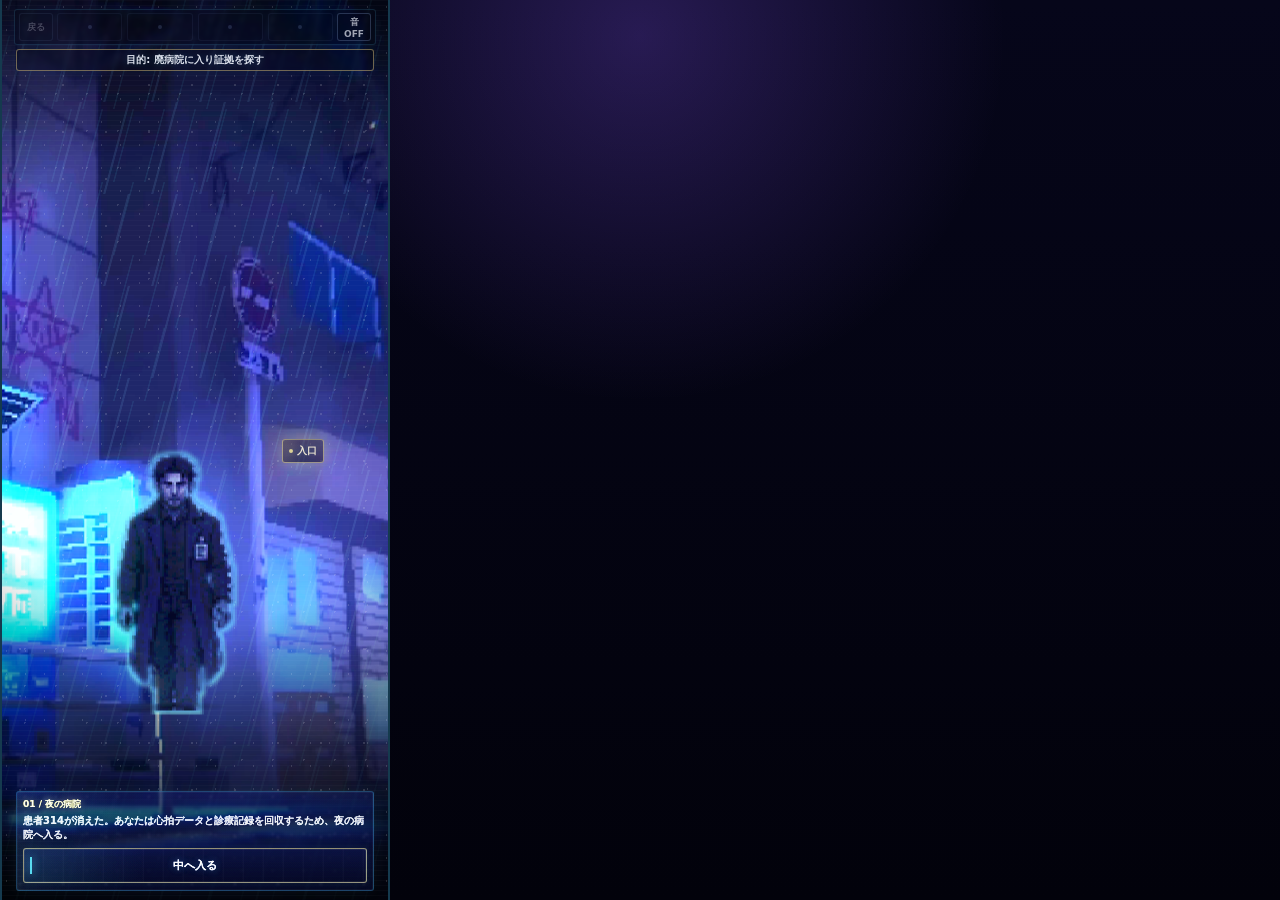
<file: index.html>
<!doctype html>
<html lang="ja">
<head>
  <meta charset="utf-8">
  <meta name="viewport" content="width=device-width, initial-scale=1">
  <meta http-equiv="refresh" content="0; url=./story/">
  <title>Dassyutu</title>
</head>
<body>
  <p><a href="./story/">Play</a></p>
</body>
</html>
</file>
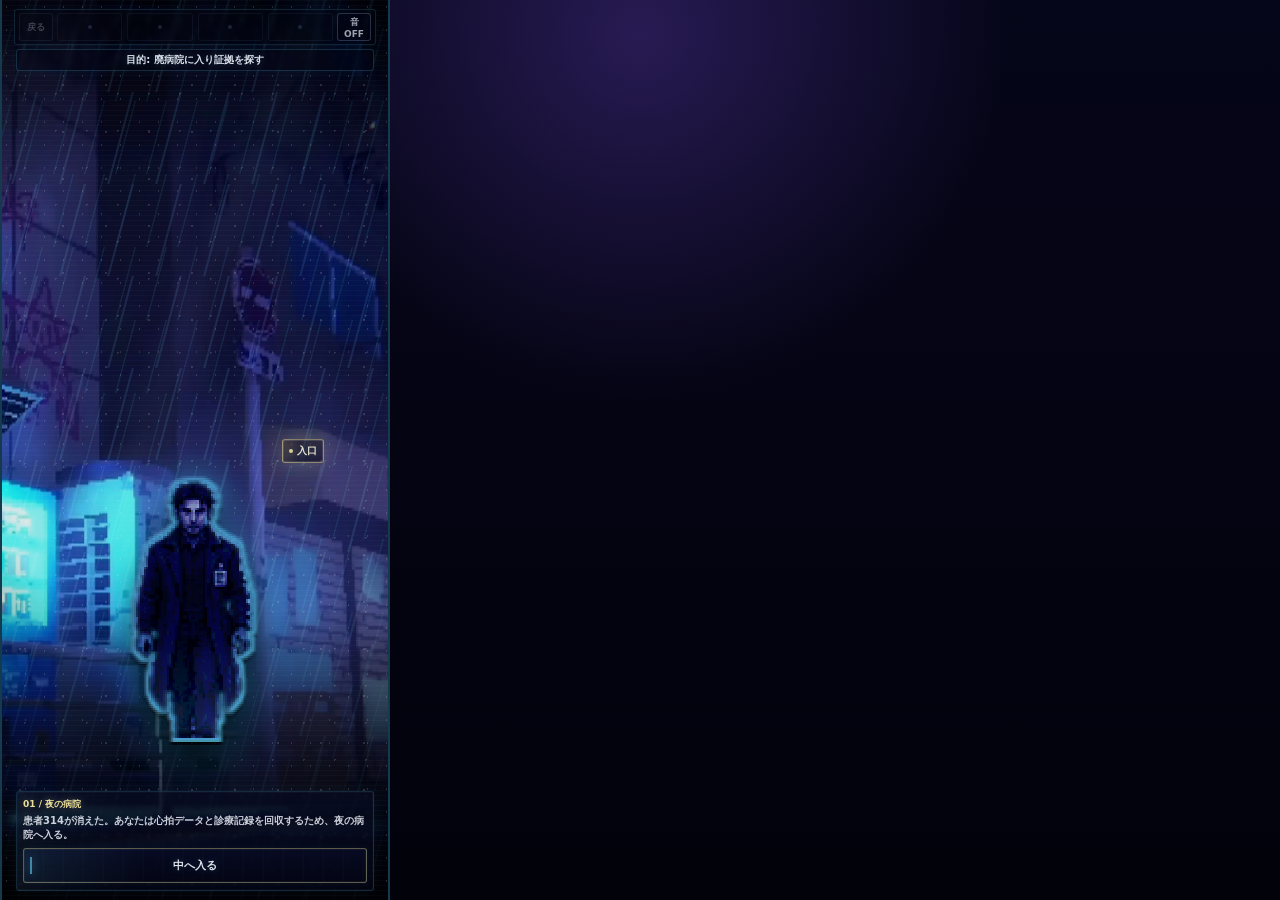
<file: story/index.html>
<!doctype html>
<html lang="ja">
<head>
  <meta charset="utf-8">
  <meta name="viewport" content="width=device-width, initial-scale=1, viewport-fit=cover">
  <title>聴診 Auscultation - Mobile Prototype</title>
  <link rel="stylesheet" href="./styles.css?v=20260616-quiethotspots1">
</head>
<body>
  <main class="phone" id="app">
    <section class="screen scene-street" id="screen" aria-live="polite">
      <div class="scene-layer scene-bg" id="sceneBg"></div>
      <div class="scene-layer parallax skyline"></div>
      <div class="scene-layer parallax foreground"></div>
      <div class="scene-layer rain"></div>
      <div class="scene-layer mist"></div>
      <div class="scene-layer light-sweep"></div>
      <div class="scene-layer beat-grid"></div>
      <div class="scene-layer capsule-rig">
        <span class="core"></span>
        <span class="ring r1"></span>
        <span class="ring r2"></span>
      </div>
      <div class="scene-layer exit-door">
        <span class="door-line"></span>
        <span class="door-glow"></span>
      </div>
      <div class="scene-layer figure" id="figure"></div>
      <div class="scene-layer motion-cut" id="motionCut" aria-hidden="true">
        <span></span>
        <b></b>
      </div>
      <div class="story-beat" id="storyBeat" aria-live="polite" hidden>
        <p id="storyBeatKicker">LOG</p>
        <h2 id="storyBeatTitle">証拠更新</h2>
        <span id="storyBeatText">新しい手掛かりがつながった。</span>
      </div>
      <div class="hotspots" id="hotspots"></div>
      <div class="toast" id="toast"></div>
      <div class="scene-layer vignette"></div>
      <div class="scene-layer scanlines"></div>
      <div class="scene-layer grain"></div>

      <section class="evidence-panel" aria-label="証拠">
        <button type="button" class="back-button" id="backButton" disabled>戻る</button>
        <div class="evidence-title">証拠</div>
        <div class="evidence-slots" id="evidenceSlots"></div>
        <button type="button" class="audio-toggle" id="audioToggle" aria-pressed="false">音OFF</button>
      </section>

      <div class="objective-chip" id="objectiveChip">目的: 中へ入る</div>

      <section class="evidence-dialog" id="evidenceDialog" aria-live="polite" hidden>
        <div class="evidence-card">
          <p class="evidence-card-kicker">証拠メモ</p>
          <h2 id="evidenceDialogTitle">記録</h2>
          <p id="evidenceDialogText">調査内容</p>
          <button type="button" class="evidence-close" id="evidenceClose">閉じる</button>
        </div>
      </section>

      <section class="clear-dialog" id="clearDialog" aria-live="polite" hidden>
        <div class="clear-card">
          <p class="clear-kicker">Auscultation</p>
          <h2>CLEAR</h2>
          <p class="clear-text">消えた患者の記録、心拍、番号314がそろった。証拠カプセルのロックは解除され、外部へ送信された。</p>
          <div class="clear-evidence" id="clearEvidence"></div>
          <button type="button" class="clear-restart" id="clearRestart">最初から</button>
        </div>
      </section>

      <section class="sync-meter" id="syncMeter" hidden>
        <div class="sync-label">
          <span>心拍同期</span>
          <b id="syncStatus">待機</b>
        </div>
        <div class="sync-rail"><span id="syncFill"></span></div>
        <div class="sync-beats" id="syncBeats">
          <span></span><span></span><span></span>
        </div>
      </section>

      <section class="hud">
        <div>
          <p class="chapter" id="chapter">01 / 夜の病院</p>
          <p class="line" id="line">廃病院で患者が消えた。残された心拍データを回収し、証拠カプセルを開く。</p>
        </div>
        <div class="actions" id="actions"></div>
        <div class="progress-wrap" id="progressWrap" hidden>
          <span id="progressBar"></span>
        </div>
      </section>
    </section>
  </main>
  <script src="./app.js?v=20260616-quiethotspots1"></script>
</body>
</html>
</file>
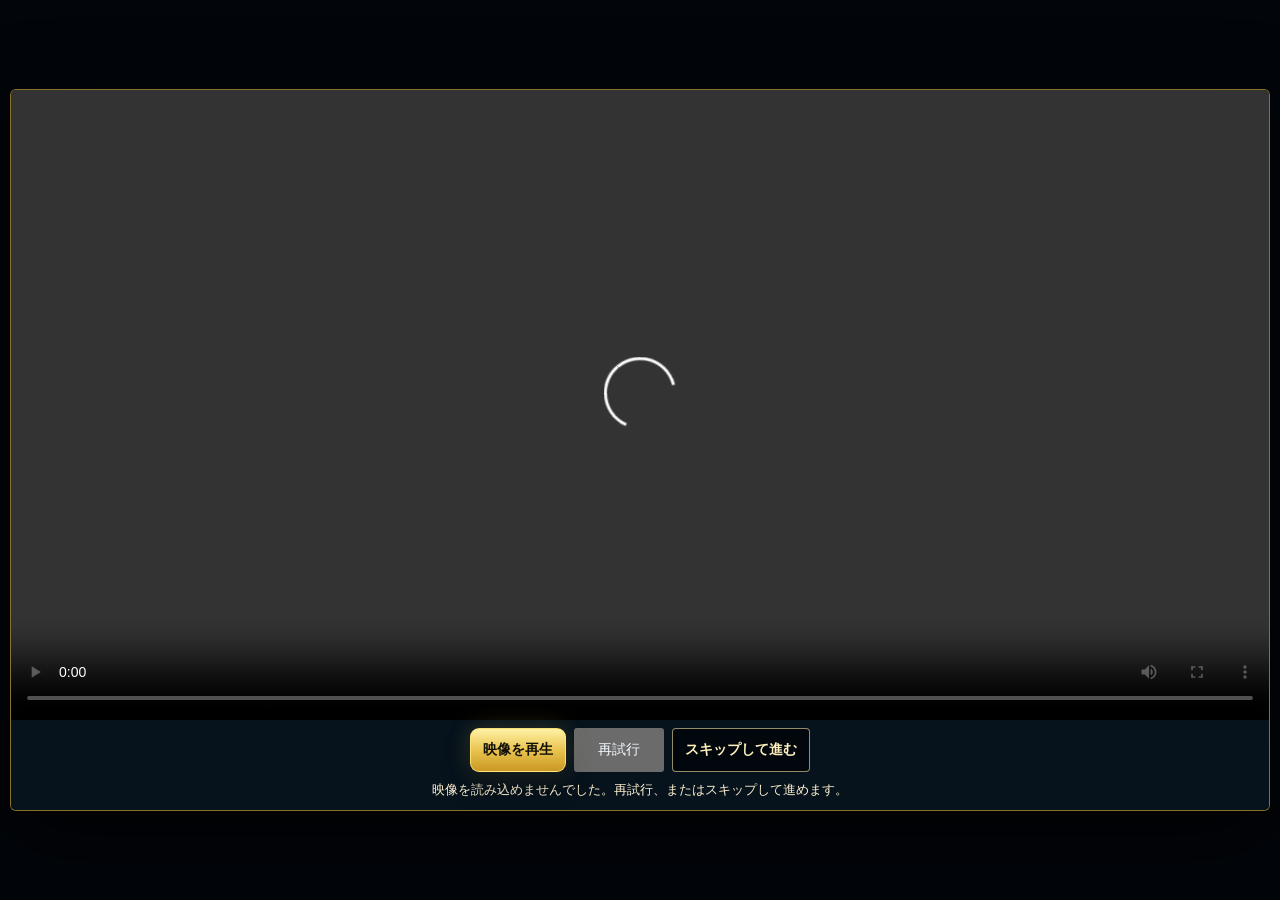
<file: tanohama-improved/index.html>
<!doctype html>
<html lang="ja">
  <head>
    <meta charset="utf-8" />
    <meta name="viewport" content="width=device-width, initial-scale=1, viewport-fit=cover, interactive-widget=resizes-content" />
    <meta name="theme-color" content="#02050a" />
    <meta http-equiv="Cache-Control" content="no-cache, no-store, must-revalidate" />
    <meta http-equiv="Pragma" content="no-cache" />
    <meta http-equiv="Expires" content="0" />
    <meta name="apple-mobile-web-app-capable" content="yes" />
    <meta name="apple-mobile-web-app-status-bar-style" content="black-translucent" />
    <script>
      (() => {
        const buildVersion = "20261002-2";
        const query = new URLSearchParams(location.search);
        if (query.get("refresh") === buildVersion) {
          const entryQuery = query.get("stage") === "2" ? "?stage=2" : "";
          history.replaceState(null, "", `${location.pathname}${entryQuery}${location.hash}`);
        }

        const root = document.documentElement;
        const userAgent = navigator.userAgent || "";
        const isLineWebView = /(?:^|\s)Line\//i.test(userAgent) || /\bLIFF\b/i.test(userAgent);
        const isAppleMobile = /iPhone|iPad|iPod/i.test(userAgent)
          || (/Macintosh/i.test(userAgent) && navigator.maxTouchPoints > 1);
        const isAndroidMobile = /Android/i.test(userAgent);
        if (!isLineWebView && !isAppleMobile && !isAndroidMobile) return;

        root.classList.add("line-webview");
        root.classList.toggle("line-in-app", isLineWebView);
        const syncLineViewport = () => {
          const viewport = window.visualViewport;
          const width = Math.round(viewport?.width || window.innerWidth || root.clientWidth);
          const height = Math.round(viewport?.height || window.innerHeight || root.clientHeight);
          if (width > 0) root.style.setProperty("--app-width", `${width}px`);
          if (height > 0) root.style.setProperty("--app-height", `${height}px`);
        };

        syncLineViewport();
        window.addEventListener("resize", syncLineViewport, { passive: true });
        window.addEventListener("pageshow", syncLineViewport, { passive: true });
        document.addEventListener("fullscreenchange", syncLineViewport);
        document.addEventListener("webkitfullscreenchange", syncLineViewport);
        window.addEventListener("orientationchange", () => {
          syncLineViewport();
          window.setTimeout(syncLineViewport, 240);
        }, { passive: true });
        window.visualViewport?.addEventListener("resize", syncLineViewport, { passive: true });
        window.visualViewport?.addEventListener("scroll", syncLineViewport, { passive: true });
      })();
    </script>
    <title>田野浜謎解き - 異空間からの脱出</title>
    <link rel="stylesheet" href="./styles.css?v=recovery-20261004-1" />
    <link rel="stylesheet" href="./stage2.css?v=recovery-20261004-1" />
      <link rel="stylesheet" href="./recovery-navigation.css?v=recovery-20261004-1">
      <link rel="icon" href="data:,">
      <link rel="stylesheet" href="./opening-fix.css?v=opening-20261006-1">
  </head>
  <body>
    <div class="rotate-guard" aria-hidden="true">
      <div class="rotate-guard-inner">
        <span class="rotate-icon">📱</span>
        <strong>スマホを横向きにしてください</strong>
        <p>このゲームは横持ちでプレイする設計です。<br>端末を横に回転させると始まります。</p>
      </div>
    </div>
    <div class="ember-layer" aria-hidden="true"></div>
    <aside id="recoveryMenu" class="side-menu" aria-label="左メニュー">
      <div class="side-menu-tools">
        <button id="menuReset" class="side-menu-button side-menu-command" type="button">リセット</button>
        <button id="menuSound" class="side-menu-button sound-toggle" type="button" aria-label="サウンドを切り替える" aria-pressed="true" title="BGMと効果音を切り替える"><span>音</span><small>ON</small></button>
      </div>
      <button id="menuProblem" class="side-menu-button side-menu-command" type="button">探索</button>
      <button id="menuSealBook" class="side-menu-button side-menu-command seal-book-button" type="button">封印の書</button>
      <button id="menuMagic" class="side-menu-button side-menu-command" type="button">呪文</button>
      <button id="menuHint" class="side-menu-button side-menu-command" type="button">ヒント</button>
      <div class="recovery-menu-tools"><button id="menuScene" class="side-menu-button" type="button">背景に戻る</button><button id="menuVideos" class="side-menu-button" type="button">映像を見直す</button></div>
      <nav id="sideStageNav" class="side-stage-nav" aria-label="ステージショートカット"></nav>
    </aside>

    <main class="phone-shell">
      <header class="topbar">
        <div>
          <h1 id="topTitle">異空間からの脱出</h1>
        </div>
      </header>

      <section class="status-strip" aria-live="polite">
        <div>
          <span class="label">進行</span>
          <strong id="stageCount">1 / 5</strong>
        </div>
        <div>
          <span class="label">呪文</span>
          <strong id="spellCount">0</strong>
        </div>
      </section>

      <nav id="stageNav" class="stage-nav" aria-label="ステージ"></nav>

      <section id="game" class="game-card"></section>
    </main>

    <dialog id="docDialog" class="doc-dialog">
      <div class="dialog-head">
        <strong id="docTitle">資料</strong>
        <button id="closeDoc" class="ghost-button" type="button">閉じる</button>
      </div>
      <img id="docImage" alt="謎解き資料の拡大画像" />
    </dialog>

    <dialog id="hintDialog" class="hint-dialog">
      <div class="dialog-head">
        <strong id="hintTitle">ヒント</strong>
        <button id="closeHint" class="ghost-button" type="button">閉じる</button>
      </div>
      <p id="hintBody"></p>
    </dialog>

    <script src="./recovery-save-backup.js?v=recovery-20261004-1"></script>
    <script src="./app.js?v=opening-20261006-1"></script>
      <script src="./recovery-navigation.js?v=recovery-20261004-1"></script>
  </body>
</html>
</file>
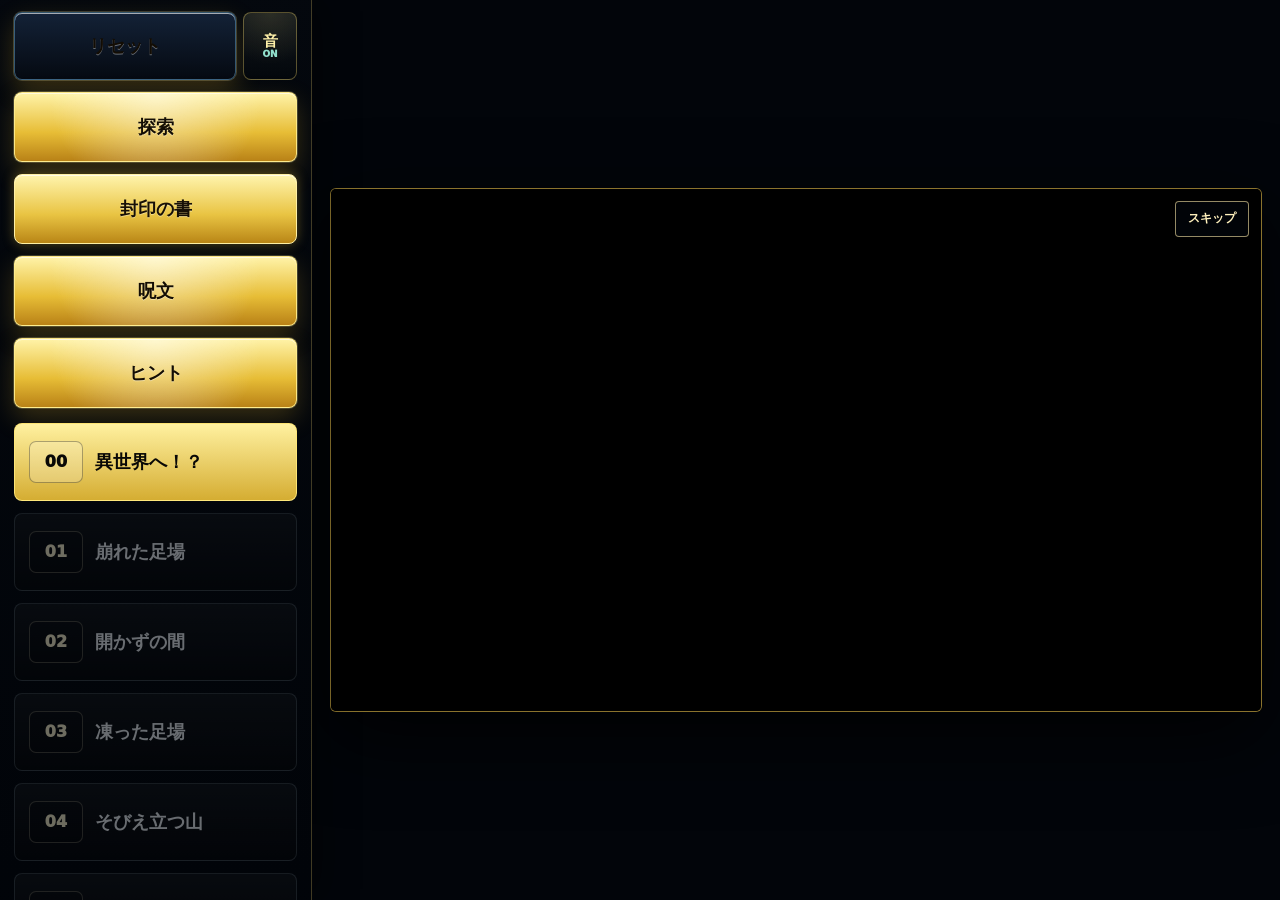
<file: tanohama/index.html>
<!doctype html>
<html lang="ja">
  <head>
    <meta charset="utf-8" />
    <meta name="viewport" content="width=device-width, initial-scale=1, viewport-fit=cover, interactive-widget=resizes-content" />
    <meta name="theme-color" content="#02050a" />
    <meta http-equiv="Cache-Control" content="no-cache, no-store, must-revalidate" />
    <meta http-equiv="Pragma" content="no-cache" />
    <meta http-equiv="Expires" content="0" />
    <meta name="apple-mobile-web-app-capable" content="yes" />
    <meta name="apple-mobile-web-app-status-bar-style" content="black-translucent" />
    <script>
      (() => {
        const buildVersion = "20261002-2";
        const query = new URLSearchParams(location.search);
        if (query.get("refresh") === buildVersion) {
          const entryQuery = query.get("stage") === "2" ? "?stage=2" : "";
          history.replaceState(null, "", `${location.pathname}${entryQuery}${location.hash}`);
        }

        const root = document.documentElement;
        const userAgent = navigator.userAgent || "";
        const isLineWebView = /(?:^|\s)Line\//i.test(userAgent) || /\bLIFF\b/i.test(userAgent);
        const isAppleMobile = /iPhone|iPad|iPod/i.test(userAgent)
          || (/Macintosh/i.test(userAgent) && navigator.maxTouchPoints > 1);
        const isAndroidMobile = /Android/i.test(userAgent);
        if (!isLineWebView && !isAppleMobile && !isAndroidMobile) return;

        root.classList.add("line-webview");
        root.classList.toggle("line-in-app", isLineWebView);
        const syncLineViewport = () => {
          const viewport = window.visualViewport;
          const width = Math.round(viewport?.width || window.innerWidth || root.clientWidth);
          const height = Math.round(viewport?.height || window.innerHeight || root.clientHeight);
          if (width > 0) root.style.setProperty("--app-width", `${width}px`);
          if (height > 0) root.style.setProperty("--app-height", `${height}px`);
        };

        syncLineViewport();
        window.addEventListener("resize", syncLineViewport, { passive: true });
        window.addEventListener("pageshow", syncLineViewport, { passive: true });
        document.addEventListener("fullscreenchange", syncLineViewport);
        document.addEventListener("webkitfullscreenchange", syncLineViewport);
        window.addEventListener("orientationchange", () => {
          syncLineViewport();
          window.setTimeout(syncLineViewport, 240);
        }, { passive: true });
        window.visualViewport?.addEventListener("resize", syncLineViewport, { passive: true });
        window.visualViewport?.addEventListener("scroll", syncLineViewport, { passive: true });
      })();
    </script>
    <title>田野浜謎解き - 異空間からの脱出</title>
    <link rel="stylesheet" href="./styles.css?v=20260722-11" />
    <link rel="stylesheet" href="./stage2.css?v=20261002-12" />
  </head>
  <body>
    <div class="rotate-guard" aria-hidden="true">
      <div class="rotate-guard-inner">
        <span class="rotate-icon">📱</span>
        <strong>スマホを横向きにしてください</strong>
        <p>このゲームは横持ちでプレイする設計です。<br>端末を横に回転させると始まります。</p>
      </div>
    </div>
    <div class="ember-layer" aria-hidden="true"></div>
    <aside class="side-menu" aria-label="左メニュー">
      <div class="side-menu-tools">
        <button id="menuReset" class="side-menu-button side-menu-command" type="button">リセット</button>
        <button id="menuSound" class="side-menu-button sound-toggle" type="button" aria-label="サウンドを切り替える" aria-pressed="true" title="BGMと効果音を切り替える"><span>音</span><small>ON</small></button>
      </div>
      <button id="menuProblem" class="side-menu-button side-menu-command" type="button">探索</button>
      <button id="menuSealBook" class="side-menu-button side-menu-command seal-book-button" type="button">封印の書</button>
      <button id="menuMagic" class="side-menu-button side-menu-command" type="button">呪文</button>
      <button id="menuHint" class="side-menu-button side-menu-command" type="button">ヒント</button>
      <nav id="sideStageNav" class="side-stage-nav" aria-label="ステージショートカット"></nav>
    </aside>

    <main class="phone-shell">
      <header class="topbar">
        <div>
          <h1 id="topTitle">異空間からの脱出</h1>
        </div>
      </header>

      <section class="status-strip" aria-live="polite">
        <div>
          <span class="label">進行</span>
          <strong id="stageCount">1 / 5</strong>
        </div>
        <div>
          <span class="label">呪文</span>
          <strong id="spellCount">0</strong>
        </div>
      </section>

      <nav id="stageNav" class="stage-nav" aria-label="ステージ"></nav>

      <section id="game" class="game-card"></section>
    </main>

    <dialog id="docDialog" class="doc-dialog">
      <div class="dialog-head">
        <strong id="docTitle">資料</strong>
        <button id="closeDoc" class="ghost-button" type="button">閉じる</button>
      </div>
      <img id="docImage" alt="謎解き資料の拡大画像" />
    </dialog>

    <dialog id="hintDialog" class="hint-dialog">
      <div class="dialog-head">
        <strong id="hintTitle">ヒント</strong>
        <button id="closeHint" class="ghost-button" type="button">閉じる</button>
      </div>
      <p id="hintBody"></p>
    </dialog>

    <script src="./app.js?v=20261002-12"></script>
  </body>
</html>
</file>
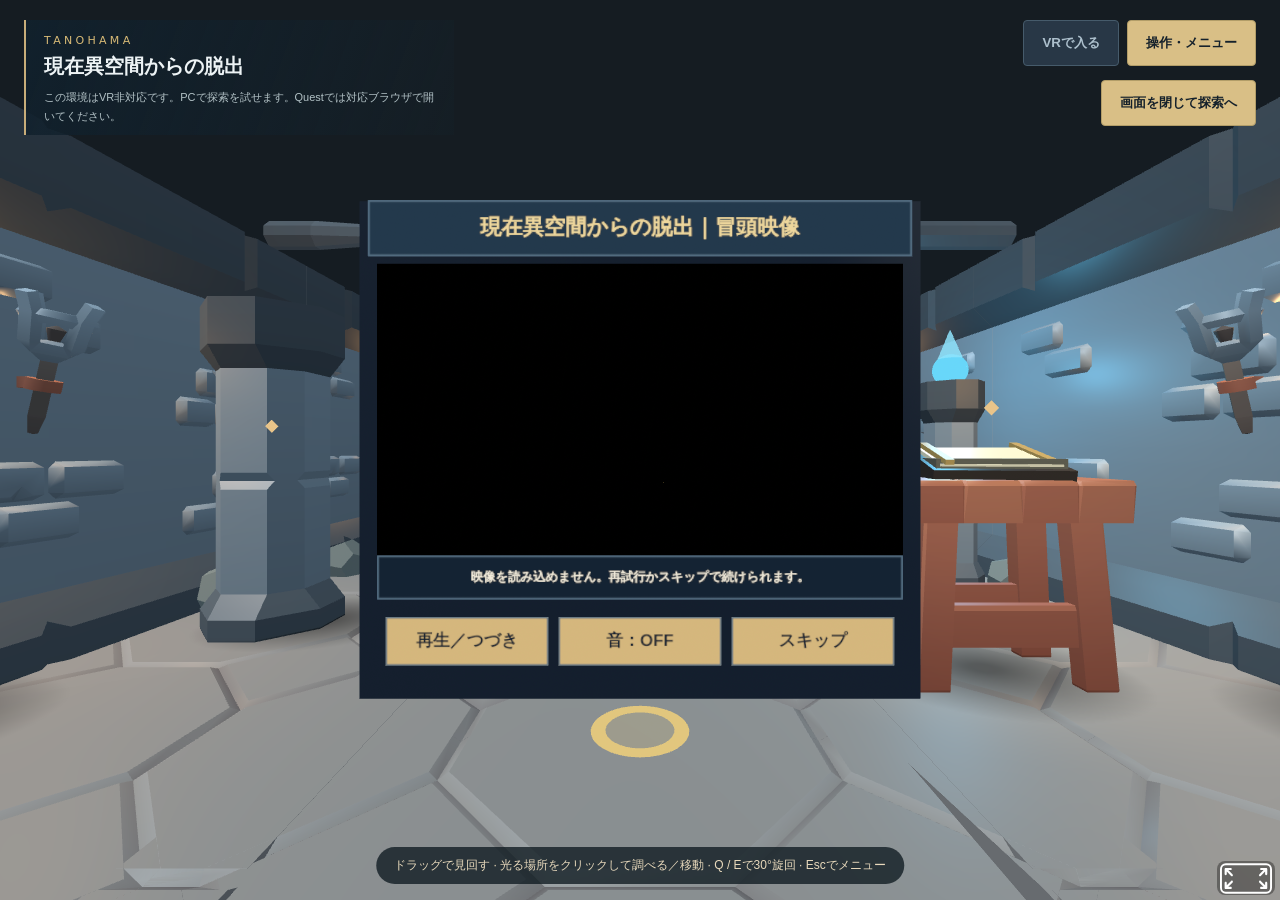
<file: tanohama/vr/index.html>
<!doctype html>
<html lang="ja"><head><meta charset="utf-8"><meta name="viewport" content="width=device-width,initial-scale=1"><title>田野浜 VR｜崩れた足場・独立試作</title>
<link rel="icon" href="data:,"><link rel="stylesheet" href="style.css"><script src="vendor/aframe-1.6.0.min.js"></script><script src="model.js"></script><script src="source-data.js"></script><script src="media-control.js"></script><script src="game.js" defer></script><script src="opening.js" defer></script><script src="journey.js" defer></script><script src="art-direction.js" defer></script><script src="chapter-art.js" defer></script></head>
<body><header id="desktop"><div><span class="eyebrow">TANOHAMA</span><h1>現在異空間からの脱出</h1><p id="support" role="status">VR対応を確認中…</p></div><nav><button id="enter-vr" disabled>VRで入る</button><button id="menu">操作・メニュー</button></nav></header>
<div id="load-status" role="alert"></div><footer id="desktop-help">ドラッグで見回す · 光る場所をクリックして調べる／移動 · Q / Eで30°旋回 · Escでメニュー</footer>
<a-scene id="scene" embedded vr-mode-ui="enabled:false" renderer="antialias:true;colorManagement:true;foveationLevel:1" background="color:#151c22" fog="type:exponential;color:#080e17;density:0.022" loading-screen="enabled:false">
<a-assets timeout="15000"><img id="problem-source" src="assets/stage01-problem-ver2.webp"><img id="spell-source" src="assets/stage01-spell.webp"></a-assets>
<a-entity light="type:ambient;color:#a9c3dc;intensity:0.7"></a-entity><a-entity light="type:directional;color:#d6e4ef;intensity:1" position="-4 8 4"></a-entity>
<a-entity id="world"></a-entity><a-entity id="panel"></a-entity>
<a-entity id="rig" position="0 0 4"><a-entity id="camera" camera="near:0.05;far:70" position="0 1.6 0" look-controls="pointerLockEnabled:false;touchEnabled:true;magicWindowTrackingEnabled:false"></a-entity><a-entity id="left" laser-controls="hand:left;model:false" raycaster="objects:.active-hit;far:15;showLine:true" quest-input></a-entity><a-entity id="right" laser-controls="hand:right;model:false" raycaster="objects:.active-hit;far:15;showLine:true" quest-input></a-entity></a-entity>
<a-entity id="mouse" cursor="rayOrigin:mouse" raycaster="objects:.active-hit;far:30"></a-entity>
</a-scene></body></html>
</file>
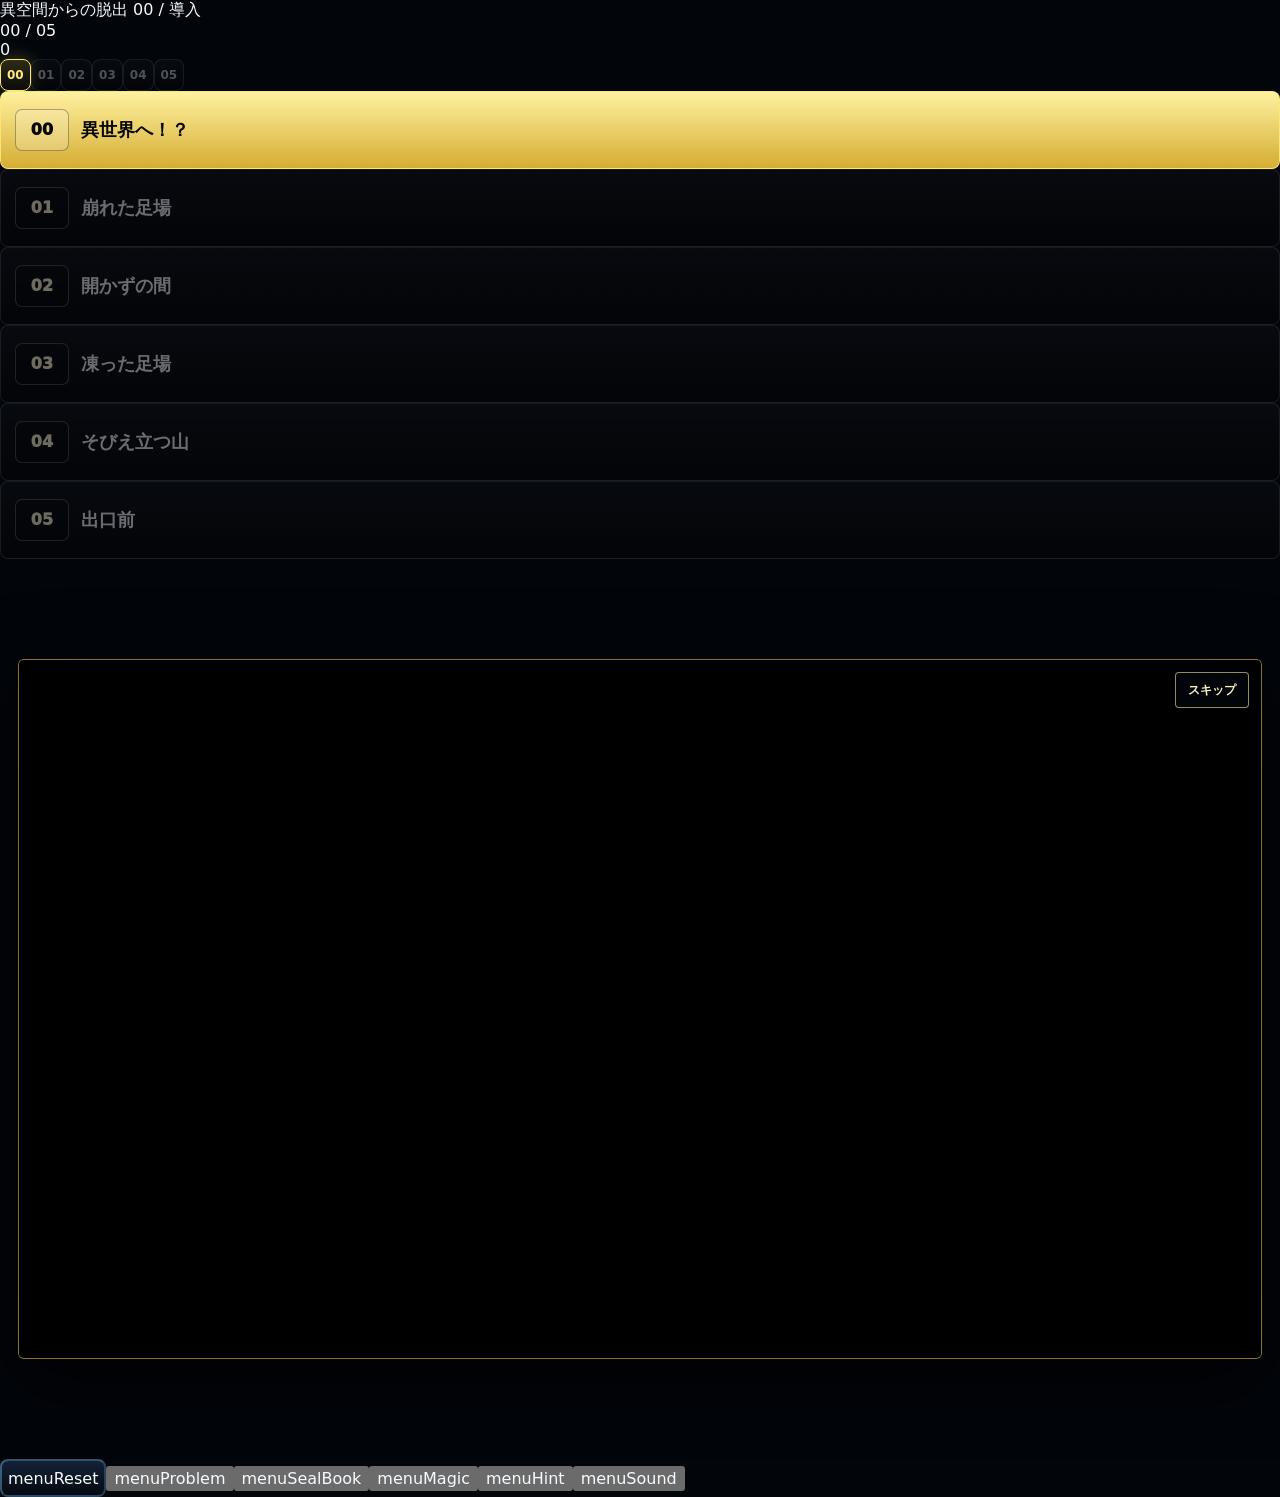
<file: tanohama/vr/engine/index.html>
<!doctype html><html lang="ja"><meta charset="utf-8"><link rel="stylesheet" href="styles.css"><link rel="stylesheet" href="stage2.css"><body><div id="topTitle"></div><div id="stageCount"></div><div id="spellCount"></div><nav id="stageNav"></nav><aside id="sideStageNav"></aside><main id="game"></main><button id="menuReset">menuReset</button><button id="menuProblem">menuProblem</button><button id="menuSealBook">menuSealBook</button><button id="menuMagic">menuMagic</button><button id="menuHint">menuHint</button><button id="menuSound">menuSound</button><dialog id="docDialog"><h2 id="docTitle"></h2><button id="closeDoc">閉じる</button><img id="docImage"></dialog><dialog id="hintDialog"><h2 id="hintTitle"></h2><div id="hintBody"></div><button id="closeHint">閉じる</button></dialog><script src="../media-control.js"></script><script src="app.js"></script><script src="bridge.js"></script></body></html>
</file>
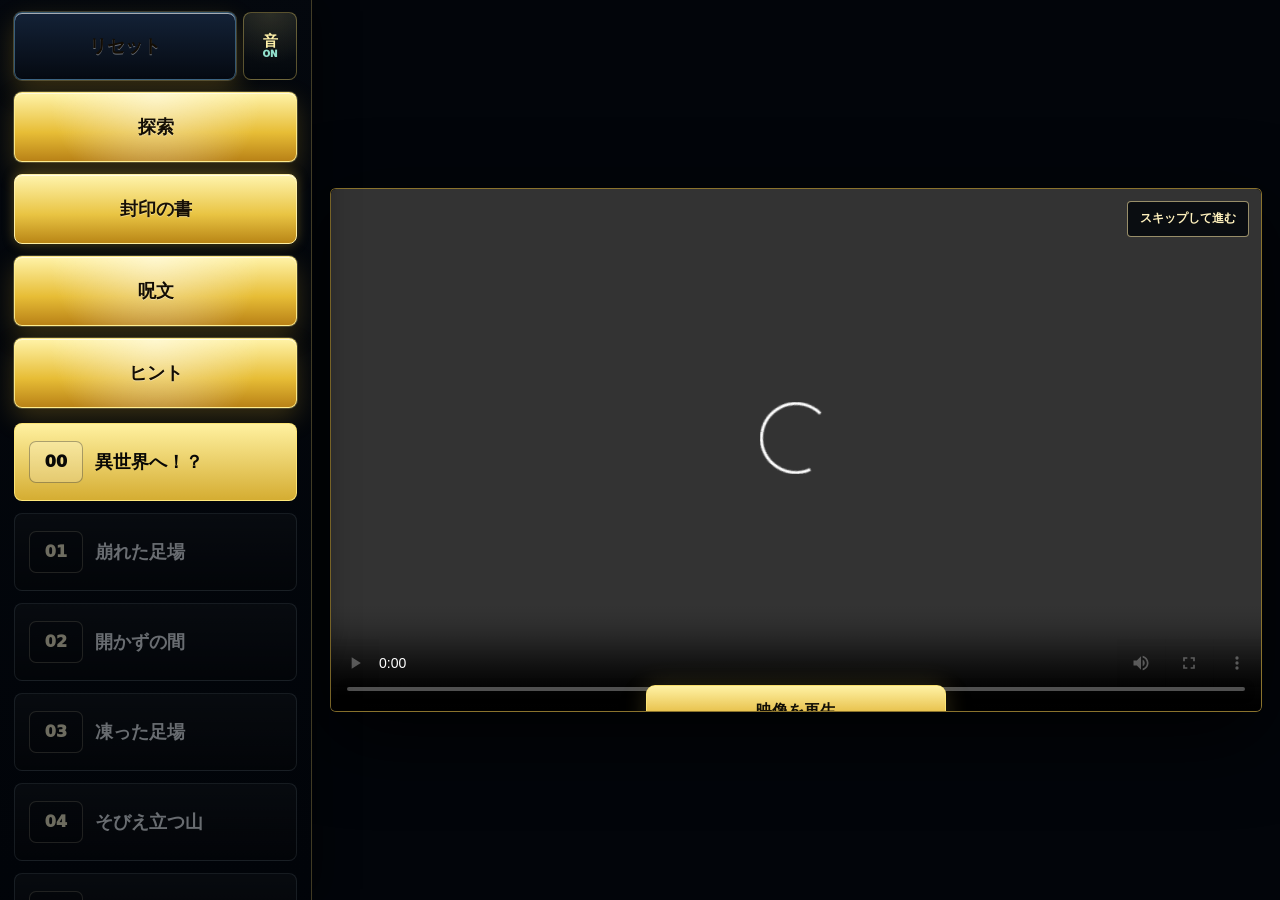
<file: tanohama-improved/escape.html>
<!doctype html>
<html lang="ja">
  <head>
    <meta charset="utf-8" />
    <meta name="viewport" content="width=device-width, initial-scale=1, viewport-fit=cover" />
    <title>田野浜謎解き - 異空間からの脱出</title>
    <link rel="stylesheet" href="./styles.css?v=recovery-20261004-1" />
  </head>
  <body>
    <div class="rotate-guard" aria-hidden="true">
      <div class="rotate-guard-inner">
        <span class="rotate-icon">📱</span>
        <strong>スマホを横向きにしてください</strong>
        <p>このゲームは横持ちでプレイする設計です。<br>端末を横に回転させると始まります。</p>
      </div>
    </div>
    <div class="ember-layer" aria-hidden="true"></div>
    <aside class="side-menu" aria-label="左メニュー">
      <div class="side-menu-tools">
        <button id="menuReset" class="side-menu-button side-menu-command" type="button">リセット</button>
        <button id="menuSound" class="side-menu-button sound-toggle" type="button" aria-label="サウンドを切り替える" aria-pressed="true" title="BGMと効果音を切り替える"><span>音</span><small>ON</small></button>
      </div>
      <button id="menuProblem" class="side-menu-button side-menu-command" type="button">探索</button>
      <button id="menuSealBook" class="side-menu-button side-menu-command seal-book-button" type="button">封印の書</button>
      <button id="menuMagic" class="side-menu-button side-menu-command" type="button">呪文</button>
      <button id="menuHint" class="side-menu-button side-menu-command" type="button">ヒント</button>
      <nav id="sideStageNav" class="side-stage-nav" aria-label="ステージショートカット"></nav>
    </aside>

    <main class="phone-shell">
      <header class="topbar">
        <div>
          <h1 id="topTitle">異空間からの脱出</h1>
        </div>
      </header>

      <section class="status-strip" aria-live="polite">
        <div>
          <span class="label">進行</span>
          <strong id="stageCount">1 / 5</strong>
        </div>
        <div>
          <span class="label">呪文</span>
          <strong id="spellCount">0</strong>
        </div>
      </section>

      <nav id="stageNav" class="stage-nav" aria-label="ステージ"></nav>

      <section id="game" class="game-card"></section>
    </main>

    <dialog id="docDialog" class="doc-dialog">
      <div class="dialog-head">
        <strong id="docTitle">資料</strong>
        <button id="closeDoc" class="ghost-button" type="button">閉じる</button>
      </div>
      <img id="docImage" alt="謎解き資料の拡大画像" />
    </dialog>

    <dialog id="hintDialog" class="hint-dialog">
      <div class="dialog-head">
        <strong id="hintTitle">ヒント</strong>
        <button id="closeHint" class="ghost-button" type="button">閉じる</button>
      </div>
      <p id="hintBody"></p>
    </dialog>

    <script src="./app.js?v=recovery-20261004-1"></script>
  </body>
</html>
</file>
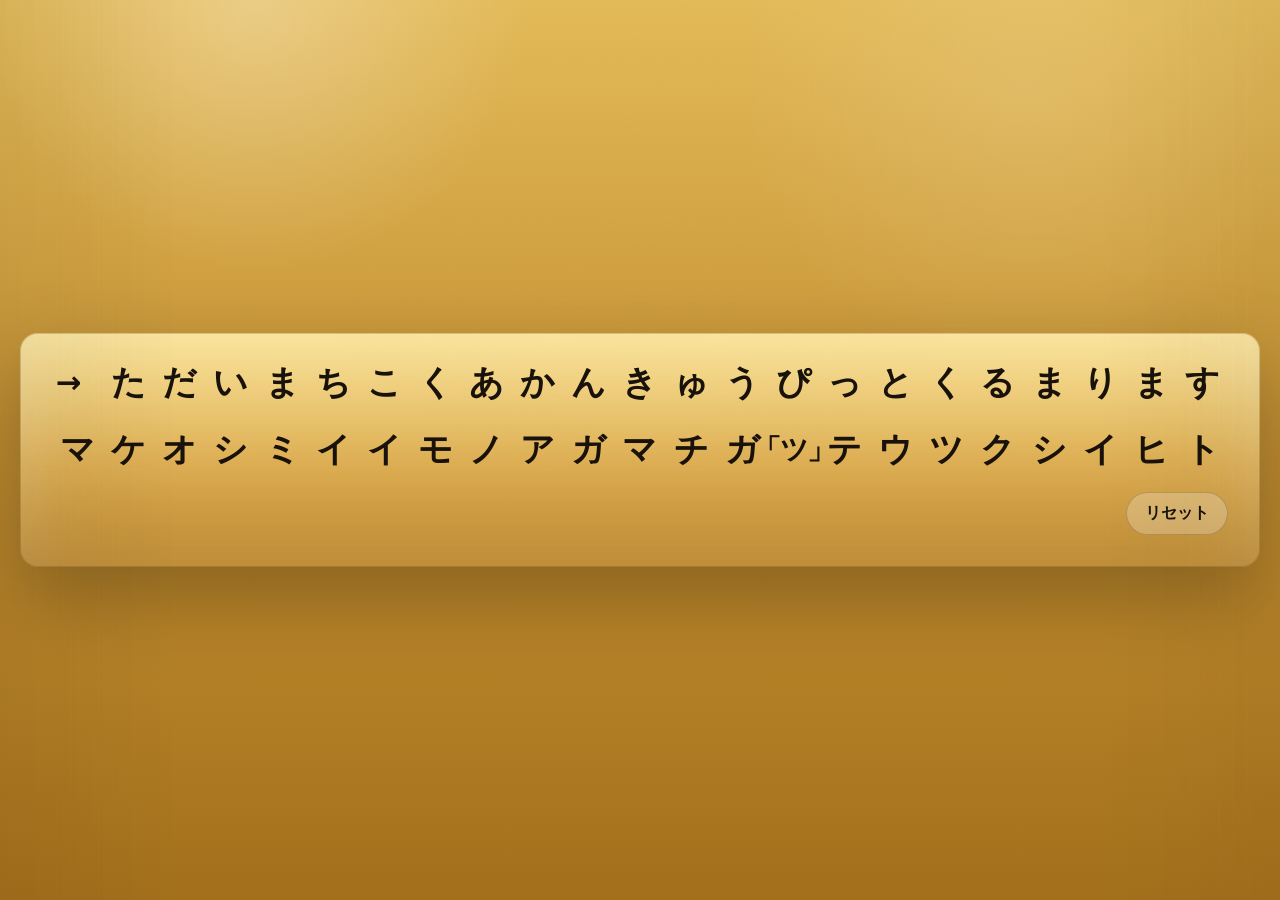
<file: tanohama-improved/kana-board.html>
<!doctype html>
<html lang="ja">
  <head>
    <meta charset="utf-8" />
    <meta name="viewport" content="width=device-width, initial-scale=1, viewport-fit=cover" />
    <title>文字盤</title>
    <style>
      :root {
        color-scheme: light;
        --ink: #18120b;
        --active: #d31d1d;
        --paper-a: #d9a23f;
        --paper-b: #bc8628;
        --paper-c: #f5d57d;
      }

      * {
        box-sizing: border-box;
      }

      html,
      body {
        min-height: 100%;
        margin: 0;
      }

      body {
        font-family: "Hiragino Sans", "Yu Gothic", "Meiryo", system-ui, sans-serif;
        color: var(--ink);
        background:
          radial-gradient(circle at 20% 0%, rgba(255, 255, 255, 0.28), transparent 20%),
          radial-gradient(circle at 80% 10%, rgba(255, 255, 255, 0.12), transparent 22%),
          linear-gradient(180deg, #e3ba58 0%, #c38f30 52%, #a36f1b 100%);
      }

      body::before {
        content: "";
        position: fixed;
        inset: 0;
        pointer-events: none;
        background:
          radial-gradient(circle at 50% 10%, rgba(255, 255, 255, 0.22), transparent 38%),
          linear-gradient(90deg, rgba(0, 0, 0, 0.05), transparent 14%, transparent 86%, rgba(0, 0, 0, 0.04)),
          repeating-linear-gradient(
            90deg,
            rgba(255, 255, 255, 0.02) 0,
            rgba(255, 255, 255, 0.02) 2px,
            transparent 2px,
            transparent 14px
          );
        mix-blend-mode: multiply;
        opacity: 0.9;
      }

      .shell {
        min-height: 100dvh;
        display: grid;
        place-items: center;
        padding: 20px;
      }

      .board {
        width: min(100%, 1400px);
        border-radius: 18px;
        padding: clamp(18px, 2.5vw, 32px);
        background:
          linear-gradient(180deg, rgba(255, 241, 180, 0.44), rgba(116, 73, 12, 0.06)),
          linear-gradient(180deg, var(--paper-c), var(--paper-a) 54%, var(--paper-b));
        box-shadow:
          0 30px 80px rgba(0, 0, 0, 0.28),
          inset 0 0 0 1px rgba(69, 36, 6, 0.18),
          inset 0 0 80px rgba(255, 255, 255, 0.2);
      }

      .rows {
        display: grid;
        gap: clamp(18px, 2.4vw, 34px);
        overflow-x: auto;
        overflow-y: hidden;
        padding-bottom: 6px;
      }

      .line {
        display: grid;
        grid-template-columns: repeat(23, minmax(46px, 1fr));
        align-items: center;
        width: 100%;
        min-width: 100%;
      }

      .glyph {
        appearance: none;
        border: 0;
        background: transparent;
        color: var(--ink);
        font: inherit;
        font-size: clamp(24px, 2.65vw, 42px);
        line-height: 1;
        font-weight: 700;
        padding: 0.04em 0.12em;
        border-radius: 6px;
        cursor: pointer;
        user-select: none;
        justify-self: center;
        transition:
          color 120ms ease,
          transform 120ms ease,
          text-shadow 120ms ease;
      }

      .glyph:hover {
        transform: translateY(-1px);
      }

      .glyph.is-active {
        color: var(--active);
        text-shadow: 0 0 0.5px rgba(0, 0, 0, 0.5);
      }

      .glyph.is-arrow {
        font-size: clamp(22px, 2.4vw, 38px);
        justify-self: start;
        margin-right: 0.2em;
      }

      .glyph.is-composite {
        font-size: clamp(20px, 2.2vw, 34px);
        letter-spacing: -0.05em;
      }

      .toolbar {
        display: flex;
        justify-content: flex-end;
        gap: 12px;
        margin-top: 18px;
      }

      .reset {
        appearance: none;
        border: 1px solid rgba(52, 28, 6, 0.22);
        border-radius: 999px;
        background: rgba(255, 255, 255, 0.24);
        color: var(--ink);
        padding: 10px 18px;
        font: inherit;
        font-weight: 800;
        cursor: pointer;
      }

      .reset:active {
        transform: translateY(1px);
      }

      @media (max-width: 720px) {
        .shell {
          padding: 12px;
        }

        .board {
          padding: 14px 12px 16px;
        }

        .glyph {
          font-size: 22px;
        }

        .glyph.is-arrow {
          font-size: 20px;
        }
      }
    </style>
  </head>
  <body>
    <main class="shell">
      <section class="board" aria-label="クリックで赤くなる文字盤">
        <div class="rows" id="boardRows"></div>
        <div class="toolbar">
          <button class="reset" id="resetButton" type="button">リセット</button>
        </div>
      </section>
    </main>

    <script>
      const rows = [
        ["→", "た", "だ", "い", "ま", "ち", "こ", "く", "あ", "か", "ん", "き", "ゅ", "う", "ぴ", "っ", "と", "く", "る", "ま", "り", "ま", "す"],
        ["マ", "ケ", "オ", "シ", "ミ", "イ", "イ", "モ", "ノ", "ア", "ガ", "マ", "チ", "ガ", "「ツ」", "テ", "ウ", "ツ", "ク", "シ", "イ", "ヒ", "ト"],
      ];

      const boardRows = document.getElementById("boardRows");
      const resetButton = document.getElementById("resetButton");
      const active = new Set();

      function renderBoard() {
        boardRows.innerHTML = rows
          .map(
            (line, rowIndex) => `
              <div class="line" role="group" aria-label="行 ${rowIndex + 1}">
                ${line
                  .map((char, index) => {
                    const key = `${rowIndex}:${index}`;
                    const activeClass = active.has(key) ? " is-active" : "";
                    const arrowClass = char === "→" ? " is-arrow" : "";
                    const compositeClass = char === "「ツ」" ? " is-composite" : "";
                    return `<button type="button" class="glyph${activeClass}${arrowClass}${compositeClass}" data-key="${key}" aria-pressed="${active.has(key)}">${char}</button>`;
                  })
                  .join("")}
              </div>
            `,
          )
          .join("");

        boardRows.querySelectorAll(".glyph").forEach((button) => {
          button.addEventListener("click", () => {
            const key = button.dataset.key;
            if (!key) return;
            if (active.has(key)) {
              active.delete(key);
              button.classList.remove("is-active");
              button.setAttribute("aria-pressed", "false");
              return;
            }
            active.add(key);
            button.classList.add("is-active");
            button.setAttribute("aria-pressed", "true");
          });
        });
      }

      resetButton.addEventListener("click", () => {
        active.clear();
        renderBoard();
      });

      renderBoard();
    </script>
  </body>
</html>
</file>
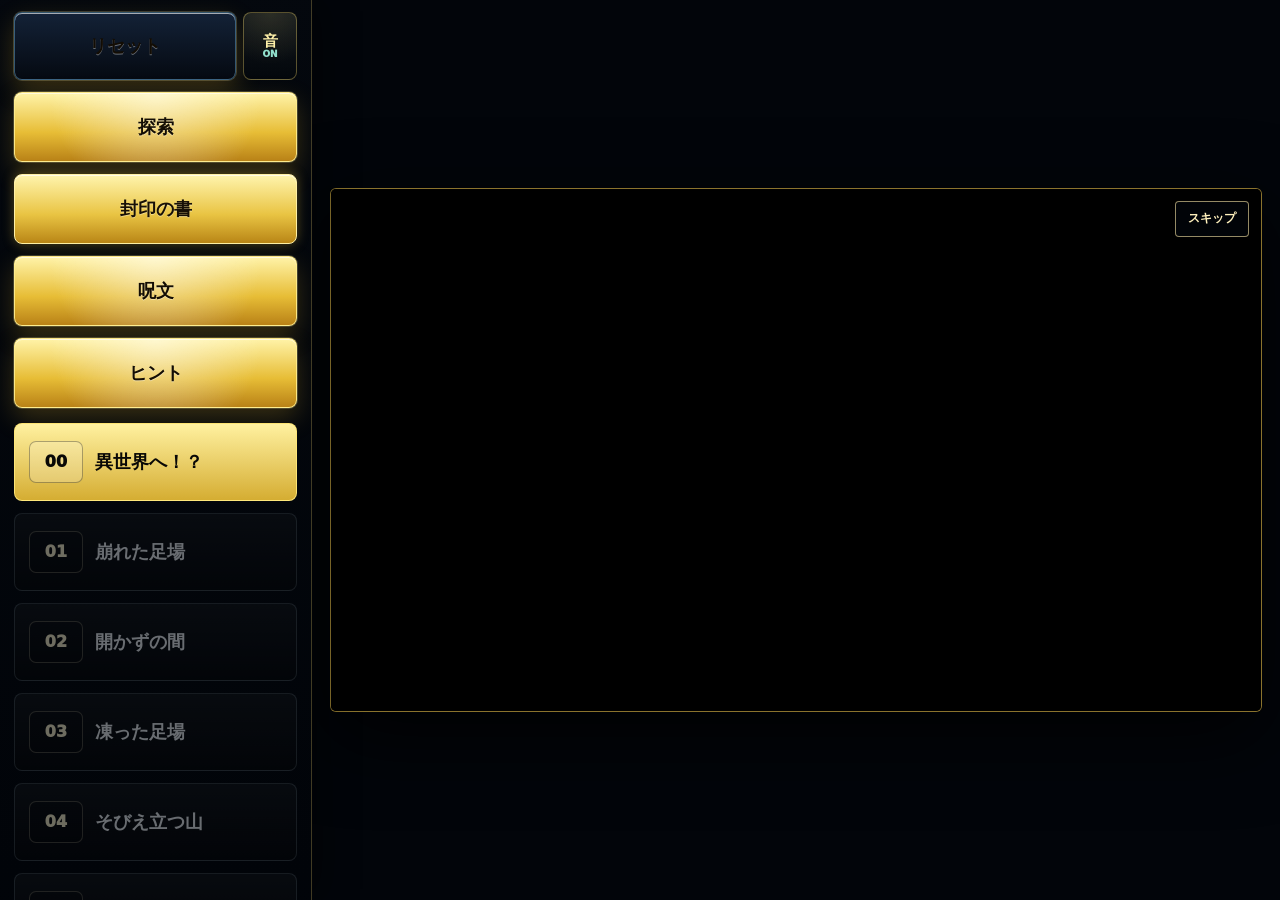
<file: tanohama/escape.html>
<!doctype html>
<html lang="ja">
  <head>
    <meta charset="utf-8" />
    <meta name="viewport" content="width=device-width, initial-scale=1, viewport-fit=cover" />
    <title>田野浜謎解き - 異空間からの脱出</title>
    <link rel="stylesheet" href="./styles.css?v=20260713-53" />
  </head>
  <body>
    <div class="rotate-guard" aria-hidden="true">
      <div class="rotate-guard-inner">
        <span class="rotate-icon">📱</span>
        <strong>スマホを横向きにしてください</strong>
        <p>このゲームは横持ちでプレイする設計です。<br>端末を横に回転させると始まります。</p>
      </div>
    </div>
    <div class="ember-layer" aria-hidden="true"></div>
    <aside class="side-menu" aria-label="左メニュー">
      <div class="side-menu-tools">
        <button id="menuReset" class="side-menu-button side-menu-command" type="button">リセット</button>
        <button id="menuSound" class="side-menu-button sound-toggle" type="button" aria-label="サウンドを切り替える" aria-pressed="true" title="BGMと効果音を切り替える"><span>音</span><small>ON</small></button>
      </div>
      <button id="menuProblem" class="side-menu-button side-menu-command" type="button">探索</button>
      <button id="menuSealBook" class="side-menu-button side-menu-command seal-book-button" type="button">封印の書</button>
      <button id="menuMagic" class="side-menu-button side-menu-command" type="button">呪文</button>
      <button id="menuHint" class="side-menu-button side-menu-command" type="button">ヒント</button>
      <nav id="sideStageNav" class="side-stage-nav" aria-label="ステージショートカット"></nav>
    </aside>

    <main class="phone-shell">
      <header class="topbar">
        <div>
          <h1 id="topTitle">異空間からの脱出</h1>
        </div>
      </header>

      <section class="status-strip" aria-live="polite">
        <div>
          <span class="label">進行</span>
          <strong id="stageCount">1 / 5</strong>
        </div>
        <div>
          <span class="label">呪文</span>
          <strong id="spellCount">0</strong>
        </div>
      </section>

      <nav id="stageNav" class="stage-nav" aria-label="ステージ"></nav>

      <section id="game" class="game-card"></section>
    </main>

    <dialog id="docDialog" class="doc-dialog">
      <div class="dialog-head">
        <strong id="docTitle">資料</strong>
        <button id="closeDoc" class="ghost-button" type="button">閉じる</button>
      </div>
      <img id="docImage" alt="謎解き資料の拡大画像" />
    </dialog>

    <dialog id="hintDialog" class="hint-dialog">
      <div class="dialog-head">
        <strong id="hintTitle">ヒント</strong>
        <button id="closeHint" class="ghost-button" type="button">閉じる</button>
      </div>
      <p id="hintBody"></p>
    </dialog>

    <script src="./app.js?v=20260713-53"></script>
  </body>
</html>
</file>
<file: story/styles.css>
:root {
  --ink: #eef3ff;
  --muted: #9fa8d4;
  --cyan: #65d6ff;
  --violet: #6460a1;
  --pink: #d87aa8;
  --gold: #eadf9b;
  --deep: #070208;
  --panel: rgba(4, 8, 26, .78);
}

* {
  box-sizing: border-box;
}

html,
body {
  margin: 0;
  min-height: 100%;
  background: var(--deep);
  color: var(--ink);
  font-family: "Yu Gothic UI", "Hiragino Sans", Meiryo, system-ui, sans-serif;
  letter-spacing: 0;
  overscroll-behavior: none;
}

button {
  min-height: 48px;
  border: 1px solid rgba(101, 214, 255, .48);
  border-radius: 6px;
  background: linear-gradient(180deg, rgba(16, 24, 67, .96), rgba(8, 12, 35, .96));
  color: var(--ink);
  font: inherit;
  font-weight: 800;
  text-shadow: 0 0 10px rgba(101, 214, 255, .38);
  box-shadow:
    0 0 0 1px rgba(255, 255, 255, .08) inset,
    0 0 18px rgba(101, 214, 255, .14);
  touch-action: none;
}

button:active,
button.is-holding {
  border-color: rgba(255, 94, 168, .78);
  background: linear-gradient(180deg, rgba(65, 22, 78, .98), rgba(17, 16, 45, .98));
  box-shadow:
    0 0 0 1px rgba(255, 255, 255, .08) inset,
    0 0 28px rgba(255, 94, 168, .42);
}

button.is-guided {
  border-color: rgba(234, 223, 155, .76);
  box-shadow:
    0 0 0 1px rgba(255, 255, 255, .12) inset,
    0 0 20px rgba(234, 223, 155, .24),
    0 0 34px rgba(101, 214, 255, .12);
}

.phone {
  min-height: 100svh;
  display: block;
  background:
    radial-gradient(circle at 50% 4%, rgba(141, 89, 255, .25), transparent 34%),
    linear-gradient(180deg, #06061a, #02020b);
}

.screen {
  position: relative;
  width: min(100vw, 390px);
  height: 100svh;
  min-height: 680px;
  overflow: hidden;
  background: #07081c;
  isolation: isolate;
  image-rendering: pixelated;
  transform: translateZ(0);
}

.scene-layer {
  position: absolute;
  inset: 0;
  pointer-events: none;
}

.scene-bg {
  z-index: 0;
  background-image: url("./assets/bg_street.png");
  background-size: cover;
  background-position: center;
  transform: scale(1.03) translate3d(calc(var(--tilt-x, 0) * -4px), calc(var(--tilt-y, 0) * -4px), 0);
  filter: saturate(1.06) contrast(1.08);
  animation: breathe 7s ease-in-out infinite;
}

.scene-street .scene-bg {
  background-image: url("./assets/bg_ref_alley.png?v=20260615-ref1");
  background-position: center;
  filter: saturate(1.02) contrast(1.04) brightness(.9);
  animation: breathe 11s ease-in-out infinite;
}

.scene-street .scene-bg::after {
  content: "";
  position: absolute;
  inset: 0;
  background: url("./assets/bg_ref_alley_dim.png?v=20260615-ref1") center / cover no-repeat;
  opacity: 0;
  animation: streetDimPulse 7.4s ease-in-out infinite;
}

.scene-or .scene-bg,
.scene-records .scene-bg {
  background-image: url("./assets/bg_ref_alley.png?v=20260615-ref1");
  background-position: center 49%;
  filter: saturate(1.08) contrast(1.12) brightness(.7);
  animation: roomCameraDrift 12s ease-in-out infinite;
}

.scene-or .scene-bg::before,
.scene-records .scene-bg::before {
  content: "";
  position: absolute;
  inset: 0;
  background:
    url("./assets/bg_or.png") center 43% / cover no-repeat,
    radial-gradient(ellipse at 50% 20%, rgba(205, 246, 255, .24), transparent 18%),
    radial-gradient(ellipse at 50% 48%, rgba(61, 182, 255, .18), transparent 30%),
    linear-gradient(180deg, rgba(0, 0, 0, .18), transparent 38%, rgba(0, 0, 0, .32));
  mix-blend-mode: screen;
  opacity: .46;
  animation: surgicalLampFlicker 5.6s steps(5) infinite;
}

.scene-or .scene-bg::after,
.scene-records .scene-bg::after {
  content: "";
  position: absolute;
  inset: 0;
  background:
    linear-gradient(132deg, rgba(2, 3, 14, .48) 0 14%, transparent 15% 54%, rgba(2, 3, 14, .38) 55% 100%),
    linear-gradient(90deg, transparent 0 73%, rgba(72, 234, 255, .14) 74% 76%, transparent 77%),
    repeating-linear-gradient(180deg, transparent 0 33px, rgba(72, 234, 255, .1) 34px 35px, transparent 36px 70px);
  mix-blend-mode: screen;
  opacity: .36;
  animation: monitorRoomBlink 3.2s steps(4) infinite;
}

.scene-records .scene-bg {
  background-size: cover;
  background-position: 50% 45%;
}

.scene-capsule .scene-bg,
.scene-exit .scene-bg {
  background-image: url("./assets/bg_ref_alley_dim.png?v=20260615-ref1");
  background-position: center 48%;
  filter: saturate(1.12) contrast(1.14) brightness(.7);
  animation: capsuleCameraDrift 14s ease-in-out infinite;
}

.scene-capsule .scene-bg::before,
.scene-exit .scene-bg::before {
  content: "";
  position: absolute;
  inset: 0;
  background:
    url("./assets/bg_capsule.png") center 44% / cover no-repeat,
    radial-gradient(ellipse at 50% 39%, rgba(255, 70, 116, .3), transparent 24%),
    radial-gradient(ellipse at 51% 46%, rgba(72, 234, 255, .18), transparent 38%),
    linear-gradient(180deg, rgba(0, 0, 0, .12), transparent 44%, rgba(0, 0, 0, .36));
  mix-blend-mode: screen;
  opacity: .48;
  animation: capsuleCoreFlicker 3.8s steps(5) infinite;
}

.scene-capsule .scene-bg::after,
.scene-exit .scene-bg::after {
  content: "";
  position: absolute;
  inset: 0;
  background:
    linear-gradient(128deg, rgba(2, 3, 14, .42) 0 16%, transparent 17% 56%, rgba(2, 3, 14, .42) 57% 100%),
    repeating-linear-gradient(90deg, transparent 0 28px, rgba(72, 234, 255, .08) 29px 30px, transparent 31px 72px),
    repeating-linear-gradient(180deg, transparent 0 41px, rgba(255, 94, 168, .06) 42px 43px, transparent 44px 86px);
  mix-blend-mode: screen;
  opacity: .34;
  animation: monitorRoomBlink 4.4s steps(4) infinite reverse;
}

.scene-records .scene-bg,
.scene-exit .scene-bg {
  filter: saturate(1.12) contrast(1.16) brightness(.68);
}

.skyline {
  z-index: 1;
  opacity: .34;
  background:
    linear-gradient(90deg, transparent 0 14%, rgba(26, 37, 91, .55) 14% 18%, transparent 18% 62%, rgba(35, 21, 75, .52) 62% 67%, transparent 67%),
    repeating-linear-gradient(90deg, transparent 0 22px, rgba(72, 234, 255, .15) 23px 24px);
  mix-blend-mode: screen;
  animation: driftLeft 18s linear infinite;
}

.scene-street .skyline {
  display: none;
}

.foreground {
  z-index: 2;
  opacity: .3;
  background:
    radial-gradient(circle at 12% 82%, rgba(72, 234, 255, .32), transparent 14%),
    radial-gradient(circle at 82% 74%, rgba(255, 94, 168, .18), transparent 18%),
    linear-gradient(0deg, rgba(0, 0, 0, .74), transparent 25%);
  animation: driftRight 12s ease-in-out infinite alternate;
  transform: translate3d(calc(var(--tilt-x, 0) * 8px), calc(var(--tilt-y, 0) * 5px), 0);
}

.scene-street .foreground {
  opacity: .12;
  background: linear-gradient(0deg, rgba(0, 0, 0, .68), transparent 32%);
}

.rain {
  z-index: 3;
  opacity: .58;
  background-image:
    linear-gradient(105deg, transparent 0 46%, rgba(111, 199, 255, .58) 47% 49%, transparent 50% 100%),
    linear-gradient(105deg, transparent 0 54%, rgba(72, 234, 255, .4) 55% 57%, transparent 58% 100%);
  background-size: 48px 92px, 31px 73px;
  background-position: 0 0, 12px 28px;
  mix-blend-mode: screen;
  animation: rainFall .72s linear infinite;
}

.scene-street .rain {
  opacity: .2;
  animation-duration: 1.8s;
}

.scene-or .rain,
.scene-records .rain,
.scene-capsule .rain,
.scene-exit .rain {
  opacity: 0;
}

.mist {
  z-index: 4;
  opacity: .42;
  background:
    radial-gradient(ellipse at 18% 72%, rgba(74, 234, 255, .18), transparent 34%),
    radial-gradient(ellipse at 78% 28%, rgba(141, 89, 255, .22), transparent 30%),
    radial-gradient(ellipse at 45% 52%, rgba(255, 94, 168, .1), transparent 37%);
  filter: blur(4px);
  animation: mistFlow 9s ease-in-out infinite alternate;
}

.scene-street .mist {
  opacity: .16;
  filter: blur(3px);
}

.light-sweep {
  z-index: 5;
  opacity: .32;
  background: linear-gradient(112deg, transparent 0 38%, rgba(226, 249, 255, .34) 42%, transparent 48% 100%);
  mix-blend-mode: screen;
  animation: sweep 5.6s ease-in-out infinite;
}

.scene-street .light-sweep {
  opacity: .08;
  animation-duration: 9s;
}

.motion-cut {
  z-index: 29;
  display: none;
  place-items: center;
  opacity: 0;
  transform: translateX(-110%);
  background:
    linear-gradient(110deg, transparent 0 22%, rgba(4, 8, 26, .94) 23% 78%, transparent 79%),
    repeating-linear-gradient(90deg, rgba(72, 234, 255, .26) 0 2px, transparent 2px 9px);
  mix-blend-mode: normal;
  pointer-events: none;
}

.motion-cut span {
  position: absolute;
  inset: 39% 0 auto;
  height: 42px;
  background: linear-gradient(90deg, transparent, rgba(72, 234, 255, .74), rgba(255, 224, 139, .62), transparent);
  box-shadow: 0 0 42px rgba(72, 234, 255, .55);
}

.motion-cut b {
  position: relative;
  padding: 9px 15px;
  border: 2px solid rgba(255, 224, 139, .78);
  border-radius: 6px;
  background: rgba(4, 8, 26, .82);
  color: #fff7dc;
  font-size: 18px;
  font-weight: 1000;
  line-height: 1;
  text-shadow: 0 0 16px rgba(72, 234, 255, .7);
  transform: skewX(-7deg);
}

.screen.is-cutting .motion-cut {
  animation: cutSweep 1.45s steps(12);
}

.screen.is-cutting .motion-cut b {
  animation: cutTitlePop 1.45s steps(5);
}

.screen.is-flashing .light-sweep {
  animation: sweep .32s ease-out 2;
  opacity: .58;
}

.action-cinema {
  z-index: 34;
  inset: 104px 0 180px;
  display: grid;
  place-items: center;
  opacity: 0;
  transform: translateY(12px);
  pointer-events: none;
}

.action-cinema::after {
  content: attr(data-label);
  position: absolute;
  left: 34px;
  top: calc(50% + 82px);
  z-index: 10;
  min-width: 86px;
  padding: 9px 12px;
  border: 2px solid rgba(255, 224, 139, .9);
  border-radius: 6px;
  background: rgba(1, 3, 15, .94);
  color: #fff8df;
  font-size: 16px;
  font-weight: 1000;
  line-height: 1;
  text-align: center;
  text-shadow: 0 0 16px rgba(72, 234, 255, .72);
  box-shadow: 0 0 22px rgba(255, 224, 139, .28);
  opacity: 0;
  transform: skewX(-7deg) translateX(22px) scale(.86);
}

.cine-window {
  position: relative;
  width: min(86%, 336px);
  height: min(38svh, 280px);
  min-height: 220px;
  overflow: hidden;
  border: 2px solid rgba(72, 234, 255, .72);
  border-radius: 8px;
  background:
    radial-gradient(circle at 76% 28%, rgba(255, 94, 168, .22), transparent 24%),
    radial-gradient(circle at 28% 72%, rgba(72, 234, 255, .24), transparent 22%),
    linear-gradient(180deg, rgba(10, 9, 38, .985), rgba(3, 5, 20, .985));
  box-shadow:
    0 0 0 1px rgba(255, 255, 255, .1) inset,
    0 0 36px rgba(72, 234, 255, .38),
    0 0 70px rgba(255, 94, 168, .18);
  image-rendering: pixelated;
}

.cine-window::before,
.cine-window::after {
  content: "";
  position: absolute;
  inset: 0;
  pointer-events: none;
}

.cine-window::before {
  background:
    repeating-linear-gradient(0deg, rgba(255, 255, 255, .07) 0 1px, transparent 1px 5px),
    linear-gradient(90deg, rgba(0, 0, 0, .58), transparent 22% 74%, rgba(0, 0, 0, .62));
  mix-blend-mode: screen;
  opacity: .44;
}

.cine-window::after {
  border: 10px solid rgba(1, 4, 20, .64);
  box-shadow: 0 0 0 2px rgba(255, 224, 139, .2) inset;
}

.cine-panel,
.cine-runner,
.cine-scan,
.cine-pulse,
.action-cinema b {
  position: absolute;
}

.cine-panel-a {
  z-index: 1;
  inset: 0;
  background:
    linear-gradient(120deg, transparent 0 28%, rgba(72, 234, 255, .16) 29% 31%, transparent 32%),
    linear-gradient(180deg, rgba(83, 64, 145, .6), rgba(9, 13, 44, .76) 45%, rgba(2, 4, 15, .94)),
    repeating-linear-gradient(90deg, transparent 0 18px, rgba(72, 234, 255, .1) 19px 20px);
  transform: scale(1.08);
}

.cine-panel-b {
  z-index: 2;
  left: 9%;
  right: 9%;
  bottom: 18px;
  height: 38%;
  border-top: 2px solid rgba(72, 234, 255, .46);
  background:
    linear-gradient(90deg, rgba(72, 234, 255, .18), transparent 44%, rgba(255, 94, 168, .18)),
    repeating-linear-gradient(90deg, rgba(255, 255, 255, .08) 0 4px, transparent 4px 22px);
  clip-path: polygon(0 70%, 18% 42%, 35% 58%, 48% 36%, 64% 50%, 100% 16%, 100% 100%, 0 100%);
  opacity: .82;
}

.cine-runner {
  z-index: 5;
  --cine-row: -96px;
  left: 50%;
  bottom: 26px;
  width: 64px;
  height: 96px;
  background-image: url("./assets/investigator_sprite_refstyle_v2.png?v=20260616-fixwalk1");
  background-repeat: no-repeat;
  background-size: 256px 576px;
  background-position: 0 var(--cine-row);
  filter:
    drop-shadow(0 9px 8px rgba(0, 0, 0, .5))
    drop-shadow(0 0 18px rgba(72, 234, 255, .44));
  transform: translateX(-170px);
}

.cine-scan {
  z-index: 3;
  top: -12%;
  bottom: -12%;
  left: 18%;
  width: 54px;
  background: linear-gradient(90deg, transparent, rgba(228, 251, 255, .68), transparent);
  box-shadow: 0 0 32px rgba(72, 234, 255, .52);
  transform: skewX(-13deg) translateX(-150px);
  opacity: .72;
}

.cine-pulse {
  z-index: 4;
  left: 12%;
  right: 12%;
  top: 22px;
  height: 44px;
  background: linear-gradient(90deg, transparent 0 8%, var(--cyan) 9% 11%, transparent 12% 24%, var(--cyan) 25% 31%, transparent 32% 46%, var(--gold) 47% 51%, transparent 52% 100%);
  clip-path: polygon(0 48%, 10% 48%, 14% 18%, 19% 80%, 26% 48%, 43% 48%, 48% 28%, 53% 70%, 61% 48%, 100% 48%, 100% 58%, 61% 58%, 53% 78%, 48% 36%, 43% 58%, 26% 58%, 19% 88%, 14% 26%, 10% 58%, 0 58%);
  filter: drop-shadow(0 0 16px rgba(72, 234, 255, .78));
  opacity: .88;
}

.action-cinema b {
  z-index: 7;
  left: 14px;
  right: auto;
  bottom: 14px;
  padding: 9px 12px;
  border: 2px solid rgba(255, 224, 139, .86);
  border-radius: 6px;
  background: rgba(3, 5, 21, .88);
  color: #fff8df;
  font-size: 16px;
  font-weight: 1000;
  line-height: 1;
  text-shadow: 0 0 16px rgba(72, 234, 255, .72);
  transform: skewX(-7deg);
}

.screen.is-cinema .action-cinema {
  animation: cinemaShell 2.25s steps(14) forwards;
}

.screen.is-cinema .cine-panel-a {
  animation: cinePanelMove 2.25s steps(12) forwards;
}

.screen.is-cinema .cine-panel-b {
  animation: cineFloorMove 2.25s steps(11) forwards;
}

.screen.is-cinema .cine-runner {
  animation:
    cineRun 2.25s steps(14) forwards,
    cineSprite .45s steps(4) infinite;
}

.screen.is-cinema .cine-scan {
  animation: cineScan 2.25s steps(9) forwards;
}

.screen.is-cinema .cine-pulse {
  animation: cinePulse 2.25s steps(9) forwards;
}

.screen.is-cinema .action-cinema b {
  animation: cineLabel 2.25s steps(7) forwards;
}

.screen.is-cinema .action-cinema::after {
  animation: cineLabel 2.25s steps(7) forwards;
}

.screen.is-cinema-hold .action-cinema {
  opacity: 1;
  transform: translateY(0);
  animation: none;
}

.screen.is-cinema-hold .cine-panel-a,
.screen.is-cinema-hold .cine-panel-b,
.screen.is-cinema-hold .cine-runner,
.screen.is-cinema-hold .cine-scan,
.screen.is-cinema-hold .cine-pulse,
.screen.is-cinema-hold .action-cinema b,
.screen.is-cinema-hold .action-cinema::after {
  animation: none;
}

.screen.is-cinema-hold .cine-panel-a {
  transform: scale(1.08) translateX(-10px);
}

.screen.is-cinema-hold .cine-panel-b {
  opacity: .86;
  transform: translateX(-8px);
}

.screen.is-cinema-hold .cine-runner {
  transform: translateX(-32px);
  background-position: -64px var(--cine-row, -96px);
  opacity: 1;
}

.screen.is-cinema-hold .cine-scan {
  transform: skewX(-13deg) translateX(84px);
  opacity: .72;
}

.screen.is-cinema-hold .cine-pulse {
  transform: translateX(8px) scaleY(1.04);
  opacity: .95;
}

.screen.is-cinema-hold .action-cinema b,
.screen.is-cinema-hold .action-cinema::after {
  opacity: 1;
  transform: skewX(-7deg) translateX(0) scale(1);
}

.action-cinema[data-mode="record"] .cine-window,
.action-cinema[data-mode="code"] .cine-window,
.action-cinema[data-mode="link"] .cine-window {
  border-color: rgba(255, 224, 139, .9);
}

.action-cinema[data-mode="pulse"] .cine-window,
.action-cinema[data-mode="sync"] .cine-window {
  border-color: rgba(72, 234, 255, .92);
}

.action-cinema[data-mode="open"] .cine-window {
  border-color: rgba(255, 94, 168, .94);
  box-shadow:
    0 0 0 1px rgba(255, 255, 255, .12) inset,
    0 0 44px rgba(255, 94, 168, .42),
    0 0 74px rgba(72, 234, 255, .2);
}

.story-beat {
  position: absolute;
  z-index: 35;
  left: 18px;
  right: 18px;
  top: auto;
  bottom: calc(252px + env(safe-area-inset-bottom));
  padding: 10px 11px 11px;
  border: 1px solid rgba(101, 214, 255, .36);
  border-left-color: rgba(234, 223, 155, .72);
  border-radius: 3px;
  background:
    linear-gradient(90deg, rgba(101, 214, 255, .13), transparent 42%),
    linear-gradient(180deg, rgba(4, 7, 24, .86), rgba(1, 3, 13, .9));
  box-shadow:
    0 0 0 1px rgba(255, 255, 255, .05) inset,
    0 0 18px rgba(72, 234, 255, .12);
  transform: translateY(10px);
  opacity: 0;
  pointer-events: none;
  overflow: hidden;
}

.story-beat.is-visible {
  animation: storyBeatIn 1.45s steps(7) forwards;
}

.story-beat[hidden] {
  display: none;
}

.story-beat p,
.story-beat h2,
.story-beat span {
  margin: 0;
}

.story-beat p {
  color: rgba(234, 223, 155, .96);
  font-size: 9px;
  font-weight: 1000;
  letter-spacing: 0;
}

.story-beat h2 {
  margin-top: 3px;
  color: #e9fbff;
  font-size: 15px;
  font-weight: 1000;
  line-height: 1.18;
  text-shadow: 0 0 10px rgba(72, 234, 255, .38);
}

.story-beat span {
  display: -webkit-box;
  margin-top: 5px;
  color: rgba(248, 251, 255, .9);
  font-size: 10px;
  font-weight: 800;
  line-height: 1.42;
  max-height: 2.84em;
  overflow: hidden;
  -webkit-box-orient: vertical;
  -webkit-line-clamp: 2;
}

.screen.is-transitioning .scene-bg {
  animation: scenePush .42s steps(5), breathe 7s ease-in-out infinite;
}

.screen.is-transitioning .figure {
  animation: figureDrop .42s steps(4), tinyIdle 1.2s steps(2) infinite;
}

.scene-street .beat-grid,
.scene-street .capsule-rig,
.scene-street .exit-door,
.scene-or .capsule-rig,
.scene-records .capsule-rig {
  display: none;
}

.beat-grid {
  z-index: 6;
  opacity: .5;
  top: 18%;
  left: 8%;
  right: 52%;
  bottom: auto;
  height: 110px;
  background:
    linear-gradient(90deg, transparent 0 10%, var(--cyan) 10% 12%, transparent 12% 26%, var(--cyan) 26% 29%, transparent 29% 44%, var(--cyan) 44% 50%, transparent 50% 100%);
  filter: drop-shadow(0 0 14px rgba(72, 234, 255, .7));
  transform: scaleY(.7);
  clip-path: polygon(0 46%, 14% 46%, 18% 20%, 22% 72%, 29% 46%, 42% 46%, 47% 30%, 52% 62%, 59% 46%, 100% 46%, 100% 54%, 59% 54%, 52% 70%, 47% 38%, 42% 54%, 29% 54%, 22% 80%, 18% 28%, 14% 54%, 0 54%);
  animation: monitorPulse 1.1s steps(4) infinite;
}

.capsule-rig {
  z-index: 7;
  display: none;
  inset: 14% 3% auto 3%;
  height: min(52svh, 430px);
  filter:
    drop-shadow(0 0 22px rgba(72, 234, 255, .34))
    drop-shadow(0 0 34px rgba(255, 65, 93, .2));
}

.scene-capsule .capsule-rig {
  display: block;
}

.core {
  position: absolute;
  left: 50%;
  top: 48%;
  width: min(72vw, 300px);
  height: min(50svh, 410px);
  transform: translate(-50%, -50%);
  border: 0;
  border-radius: 0;
  background: url("./assets/heart_core_v2.png?v=20260615") center / contain no-repeat;
  box-shadow: none;
  image-rendering: pixelated;
  animation: coreBeat 1.05s ease-in-out infinite;
}

.ring {
  position: absolute;
  left: 50%;
  top: 39%;
  width: min(50vw, 210px);
  height: min(50vw, 210px);
  border: 2px solid rgba(72, 234, 255, .64);
  transform: translate(-50%, -50%) rotate(0deg);
  opacity: .32;
  animation: ringTurn 4.5s linear infinite;
  pointer-events: none;
}

.ring.r2 {
  width: min(64vw, 270px);
  height: min(64vw, 270px);
  border-color: rgba(255, 94, 168, .44);
  animation-duration: 7s;
  animation-direction: reverse;
}

.exit-door {
  z-index: 7;
  display: none;
  inset: 18% 18% 28%;
}

.scene-exit .exit-door {
  display: block;
}

.door-line {
  position: absolute;
  inset: 0 40%;
  border: 3px solid rgba(208, 250, 255, .8);
  background: rgba(14, 20, 52, .54);
  box-shadow: 0 0 42px rgba(72, 234, 255, .4);
  animation: doorOpen 1.8s ease-out forwards;
}

.door-glow {
  position: absolute;
  inset: 16% 36%;
  background: radial-gradient(circle, rgba(248, 253, 255, .86), rgba(72, 234, 255, .38) 38%, transparent 70%);
  opacity: 0;
  animation: glowIn 1.8s ease-out forwards;
}

.figure {
  z-index: 23;
  display: block;
  left: var(--figure-x, 45%);
  top: var(--figure-y, 64%);
  right: auto;
  bottom: auto;
  width: 96px;
  height: 144px;
  transform: translate(-50%, -50%);
  background-image: url("./assets/investigator_sprite_refstyle_v2.png?v=20260616-fixwalk1");
  background-repeat: no-repeat;
  background-size: 384px 864px;
  background-position: 0 var(--sprite-row, 0px);
  image-rendering: pixelated;
  pointer-events: none;
  filter:
    drop-shadow(1px 0 0 rgba(83, 225, 255, .34))
    drop-shadow(-1px 0 0 rgba(255, 94, 168, .18))
    drop-shadow(0 2px 0 rgba(0, 0, 0, .62))
    drop-shadow(0 12px 8px rgba(0, 0, 0, .48))
    drop-shadow(0 0 12px rgba(72, 234, 255, .28))
    saturate(1.08)
    contrast(1.08)
    brightness(1.04);
  transition:
    left .58s steps(7),
    top .58s steps(7);
  animation: tinyIdle 1.2s steps(2) infinite;
}

.figure::after {
  content: "";
  position: absolute;
  left: 50%;
  bottom: 7px;
  width: 52%;
  height: 10px;
  transform: translateX(-50%);
  background: radial-gradient(ellipse, rgba(0, 0, 0, .58), rgba(0, 0, 0, .22) 46%, transparent 74%);
  opacity: .76;
  pointer-events: none;
}

.scene-street .figure {
  width: 190px;
  height: 285px;
  background-size: 760px 1710px;
  filter:
    drop-shadow(1px 0 0 rgba(83, 225, 255, .42))
    drop-shadow(-1px 0 0 rgba(255, 94, 168, .22))
    drop-shadow(0 3px 0 rgba(0, 0, 0, .66))
    drop-shadow(0 22px 15px rgba(0, 0, 0, .62))
    drop-shadow(0 0 16px rgba(72, 234, 255, .36))
    saturate(1.08)
    contrast(1.12)
    brightness(.95);
}

.scene-or .figure,
.scene-records .figure {
  width: 166px;
  height: 249px;
  background-size: 664px 1494px;
  filter:
    drop-shadow(1px 0 0 rgba(83, 225, 255, .4))
    drop-shadow(-1px 0 0 rgba(255, 94, 168, .2))
    drop-shadow(0 3px 0 rgba(0, 0, 0, .64))
    drop-shadow(0 19px 13px rgba(0, 0, 0, .6))
    drop-shadow(0 0 15px rgba(72, 234, 255, .34))
    saturate(1.04)
    contrast(1.12)
    brightness(.9);
}

.scene-capsule .figure,
.scene-exit .figure {
  width: 154px;
  height: 231px;
  background-size: 616px 1386px;
  filter:
    drop-shadow(1px 0 0 rgba(83, 225, 255, .38))
    drop-shadow(-1px 0 0 rgba(255, 94, 168, .2))
    drop-shadow(0 3px 0 rgba(0, 0, 0, .64))
    drop-shadow(0 18px 13px rgba(0, 0, 0, .6))
    drop-shadow(0 0 14px rgba(72, 234, 255, .32))
    saturate(1.02)
    contrast(1.1)
    brightness(.88);
}

.figure-dir-front {
  --sprite-row: 0px;
}

.figure-dir-side {
  --sprite-row: -144px;
}

.figure-dir-back {
  --sprite-row: -288px;
}

.figure-action-reach-side {
  --sprite-row: -432px;
}

.figure-action-reach-back {
  --sprite-row: -576px;
}

.figure-action-crouch {
  --sprite-row: -720px;
}

.scene-street.figure-dir-side {
  --sprite-row: -285px;
}

.scene-street.figure-dir-back {
  --sprite-row: -570px;
}

.scene-street.figure-action-reach-side {
  --sprite-row: -855px;
}

.scene-street.figure-action-reach-back {
  --sprite-row: -1140px;
}

.scene-street.figure-action-crouch {
  --sprite-row: -1425px;
}

.scene-or.figure-dir-side,
.scene-records.figure-dir-side {
  --sprite-row: -249px;
}

.scene-or.figure-dir-back,
.scene-records.figure-dir-back {
  --sprite-row: -498px;
}

.scene-or.figure-action-reach-side,
.scene-records.figure-action-reach-side {
  --sprite-row: -747px;
}

.scene-or.figure-action-reach-back,
.scene-records.figure-action-reach-back {
  --sprite-row: -996px;
}

.scene-or.figure-action-crouch,
.scene-records.figure-action-crouch {
  --sprite-row: -1245px;
}

.scene-capsule.figure-dir-side,
.scene-exit.figure-dir-side {
  --sprite-row: -231px;
}

.scene-capsule.figure-dir-back,
.scene-exit.figure-dir-back {
  --sprite-row: -462px;
}

.scene-capsule.figure-action-reach-back,
.scene-exit.figure-action-reach-back {
  --sprite-row: -924px;
}

.screen.is-walking .figure {
  animation: tinyIdle 1.2s steps(2) infinite;
  filter:
    drop-shadow(1px 0 0 rgba(83, 225, 255, .42))
    drop-shadow(-1px 0 0 rgba(255, 94, 168, .22))
    drop-shadow(0 3px 0 rgba(0, 0, 0, .62))
    drop-shadow(0 15px 12px rgba(0, 0, 0, .56))
    drop-shadow(0 0 17px rgba(72, 234, 255, .36))
    saturate(1.08)
    contrast(1.1)
    brightness(.98);
}

.screen.is-walking .figure::after {
  width: 58%;
  opacity: .58;
}

.screen.is-acting .figure {
  animation: actionPulse .48s steps(2) infinite;
}

.hotspots {
  position: absolute;
  inset: 0 0 130px;
  z-index: 24;
  pointer-events: none;
}

.hotspot {
  position: absolute;
  min-width: 42px;
  min-height: 24px;
  padding: 0 6px 0 14px;
  border: 1px solid rgba(101, 214, 255, .28);
  border-left-color: rgba(101, 214, 255, .46);
  border-radius: 3px;
  background:
    linear-gradient(90deg, rgba(101, 214, 255, .08), transparent 36%),
    linear-gradient(180deg, rgba(8, 13, 36, .24), rgba(3, 5, 18, .38));
  color: rgba(248, 251, 255, .8);
  font-size: 10px;
  font-weight: 900;
  text-shadow: 0 0 7px rgba(101, 214, 255, .22);
  pointer-events: auto;
  animation: hotspotPulse 2.8s steps(4) infinite;
  box-shadow:
    0 0 0 1px rgba(255, 255, 255, .03) inset,
    0 0 10px rgba(101, 214, 255, .08);
}

.hotspot::before {
  content: "";
  position: absolute;
  left: 6px;
  top: 50%;
  width: 4px;
  height: 4px;
  border-radius: 50%;
  background: rgba(101, 214, 255, .78);
  transform: translateY(-50%);
  box-shadow: 0 0 8px rgba(101, 214, 255, .42);
  pointer-events: none;
}

.hotspot.is-guided {
  border-color: rgba(234, 223, 155, .5);
  border-left-color: rgba(234, 223, 155, .62);
  background:
    linear-gradient(90deg, rgba(234, 223, 155, .12), transparent 42%),
    linear-gradient(180deg, rgba(37, 31, 16, .34), rgba(5, 6, 20, .48));
  color: rgba(255, 247, 220, .9);
  animation: guidePulse 2.1s steps(4) infinite;
}

.hotspot.is-guided::before {
  background: rgba(234, 223, 155, .9);
  box-shadow: 0 0 9px rgba(234, 223, 155, .5);
}

.hotspot.is-active {
  border-color: rgba(255, 244, 189, .72);
  color: rgba(255, 251, 234, .96);
  background:
    linear-gradient(90deg, rgba(255, 224, 139, .18), transparent 44%),
    linear-gradient(180deg, rgba(22, 28, 58, .5), rgba(3, 5, 18, .62));
  box-shadow:
    0 0 0 1px rgba(255, 255, 255, .06) inset,
    0 0 14px rgba(255, 224, 139, .24),
    0 0 20px rgba(72, 234, 255, .12);
  animation: targetLock .62s steps(4) infinite;
}

.hotspot.is-done {
  min-width: 36px;
  border-color: rgba(72, 234, 255, .34);
  background: rgba(6, 30, 34, .44);
  color: rgba(151, 244, 255, .78);
  animation: none;
  box-shadow: 0 0 10px rgba(72, 234, 255, .12);
}

.hotspot-door {
  left: 78%;
  right: auto;
  transform: translateX(-50%);
  top: 57%;
}

.hotspot-chart {
  left: 8%;
  top: 20%;
}

.hotspot-monitor {
  left: 72%;
  right: auto;
  transform: translateX(-50%);
  top: 26%;
}

.hotspot-bed {
  left: 35%;
  top: 57%;
}

.hotspot-recordSheet {
  left: 12%;
  top: 24%;
}

.hotspot-capsuleCore {
  left: 50%;
  top: 25%;
  transform: translateX(-50%);
}

.hotspot-exitDoor {
  left: 50%;
  top: 40%;
  transform: translateX(-50%);
}

.toast {
  position: absolute;
  z-index: 32;
  left: 50%;
  top: 100px;
  min-width: 120px;
  padding: 8px 12px;
  border: 2px solid rgba(255, 224, 139, .7);
  border-radius: 999px;
  background: rgba(8, 10, 27, .86);
  color: var(--gold);
  font-size: 13px;
  font-weight: 900;
  text-align: center;
  opacity: 0;
  transform: translate(-50%, -10px);
  transition: opacity .18s ease, transform .18s ease;
  pointer-events: none;
  box-shadow: 0 0 24px rgba(255, 224, 139, .18);
}

.toast.is-visible {
  opacity: 1;
  transform: translate(-50%, 0);
}

.evidence-panel {
  position: absolute;
  z-index: 31;
  left: 12px;
  right: 12px;
  top: max(9px, env(safe-area-inset-top));
  display: grid;
  grid-template-columns: 34px minmax(0, 1fr) 34px;
  gap: 4px;
  align-items: center;
  padding: 3px 4px;
  border: 1px solid rgba(101, 214, 255, .14);
  border-radius: 3px;
  background: rgba(3, 6, 19, .18);
  box-shadow: 0 0 12px rgba(101, 214, 255, .04);
  backdrop-filter: blur(2px);
}

.evidence-panel.is-updated {
  animation: evidencePanelPulse .72s steps(5);
}

.back-button,
.audio-toggle {
  min-height: 28px;
  padding: 0 4px;
  border-color: rgba(120, 143, 190, .32);
  border-radius: 3px;
  background: rgba(3, 7, 21, .22);
  color: rgba(242, 246, 255, .66);
  font-size: 9px;
  font-weight: 900;
  text-shadow: none;
  box-shadow: none;
}

.back-button:not(:disabled) {
  border-color: rgba(72, 234, 255, .66);
  color: #e9fbff;
  box-shadow: 0 0 14px rgba(72, 234, 255, .18);
}

.back-button:disabled {
  opacity: .36;
}

.objective-chip {
  position: absolute;
  z-index: 31;
  left: 14px;
  right: 14px;
  top: max(49px, calc(env(safe-area-inset-top) + 49px));
  padding: 4px 8px;
  border: 1px solid rgba(101, 214, 255, .18);
  border-radius: 3px;
  background: rgba(3, 6, 19, .28);
  color: rgba(242, 246, 255, .9);
  font-size: 10px;
  font-weight: 900;
  line-height: 1.2;
  text-align: center;
  text-shadow: 0 0 10px rgba(101, 214, 255, .24);
  box-shadow: 0 0 12px rgba(101, 214, 255, .06);
  backdrop-filter: blur(2px);
}

.objective-chip.is-updated {
  animation: objectivePulse .48s steps(4);
}

.evidence-title {
  display: none;
  color: var(--gold);
  font-size: 10px;
  font-weight: 900;
  text-align: center;
  text-shadow: 0 0 10px rgba(255, 224, 139, .42);
}

.evidence-slots {
  display: grid;
  grid-template-columns: repeat(4, minmax(0, 1fr));
  gap: 5px;
}

.audio-toggle.is-on {
  border-color: rgba(255, 224, 139, .82);
  color: var(--gold);
  box-shadow: 0 0 16px rgba(255, 224, 139, .22);
}

.evidence-slot {
  position: relative;
  min-width: 0;
  min-height: 0;
  height: 28px;
  padding: 0;
  border: 1px solid rgba(120, 143, 190, .24);
  border-radius: 3px;
  background: rgba(3, 7, 21, .16);
  color: var(--ink);
  opacity: .36;
  overflow: hidden;
  text-shadow: none;
  box-shadow: none;
}

.evidence-slot::after {
  content: "";
  position: absolute;
  left: 50%;
  top: 50%;
  width: 4px;
  height: 4px;
  border-radius: 50%;
  background: rgba(120, 143, 190, .62);
  transform: translate(-50%, -50%);
  box-shadow: 0 0 8px rgba(72, 234, 255, .12);
  pointer-events: none;
}

.evidence-slot::before {
  content: "";
  position: absolute;
  inset: 0;
  background:
    linear-gradient(90deg, transparent, rgba(72, 234, 255, .32), transparent);
  opacity: 0;
  transform: translateX(-110%);
  pointer-events: none;
}

.evidence-slot span {
  position: absolute;
  left: 50%;
  top: 4px;
  width: 15px;
  height: 15px;
  transform: translateX(-50%);
  image-rendering: pixelated;
}

.evidence-slot:not(.is-found) span,
.evidence-slot:not(.is-found) b {
  display: none;
}

.evidence-slot b {
  position: absolute;
  left: 2px;
  right: 2px;
  bottom: 2px;
  color: rgba(242, 246, 255, .84);
  font-size: 7px;
  line-height: 1;
  text-align: center;
  white-space: nowrap;
}

.evidence-slot.is-found {
  opacity: 1;
  border-color: rgba(72, 234, 255, .72);
  background:
    linear-gradient(180deg, rgba(11, 28, 54, .68), rgba(3, 7, 21, .78));
  box-shadow:
    0 0 0 1px rgba(255, 255, 255, .05) inset,
    0 0 16px rgba(72, 234, 255, .22);
}

.evidence-slot.is-found::after {
  display: none;
}

.evidence-slot.is-new {
  animation: evidencePop .72s steps(5);
}

.evidence-slot.is-new::before {
  animation: evidenceAcquireSweep .72s steps(5);
}

.evidence-slot:focus-visible {
  outline: 2px solid var(--gold);
  outline-offset: 2px;
}

.evidence-dialog {
  position: absolute;
  z-index: 45;
  inset: 0;
  display: grid;
  place-items: center;
  padding: 18px;
  background: rgba(0, 0, 0, .34);
  backdrop-filter: blur(2px);
}

.evidence-dialog[hidden] {
  display: none;
}

.evidence-card {
  width: min(100%, 340px);
  padding: 16px;
  border: 2px solid rgba(72, 234, 255, .58);
  border-radius: 8px;
  background:
    linear-gradient(180deg, rgba(12, 18, 52, .95), rgba(4, 7, 24, .94)),
    rgba(4, 8, 26, .9);
  box-shadow:
    0 0 0 1px rgba(255, 255, 255, .08) inset,
    0 0 44px rgba(72, 234, 255, .24);
}

.evidence-card-kicker {
  margin: 0 0 6px;
  color: var(--gold);
  font-size: 11px;
  font-weight: 900;
}

.evidence-card h2 {
  margin: 0 0 10px;
  color: #e9fbff;
  font-size: 18px;
  line-height: 1.25;
}

.evidence-card p {
  margin: 0 0 14px;
  color: rgba(242, 246, 255, .88);
  font-size: 14px;
  line-height: 1.72;
}

.evidence-close {
  width: 100%;
  min-height: 42px;
  font-size: 14px;
}

.clear-dialog {
  position: absolute;
  z-index: 50;
  inset: 0;
  display: grid;
  place-items: center;
  padding: 18px;
  background:
    radial-gradient(circle at 50% 34%, rgba(72, 234, 255, .2), transparent 34%),
    rgba(0, 0, 0, .48);
  backdrop-filter: blur(3px);
}

.clear-dialog[hidden] {
  display: none;
}

.clear-card {
  width: min(100%, 342px);
  padding: 18px;
  border: 2px solid rgba(255, 224, 139, .62);
  border-radius: 8px;
  background:
    linear-gradient(180deg, rgba(13, 18, 48, .96), rgba(5, 7, 24, .96)),
    rgba(4, 8, 26, .92);
  box-shadow:
    0 0 0 1px rgba(255, 255, 255, .08) inset,
    0 0 54px rgba(255, 224, 139, .2),
    0 0 84px rgba(72, 234, 255, .16);
  text-align: center;
}

.clear-kicker {
  margin: 0 0 6px;
  color: var(--cyan);
  font-size: 11px;
  font-weight: 900;
  letter-spacing: .08em;
  text-transform: uppercase;
}

.clear-card h2 {
  margin: 0 0 10px;
  color: var(--gold);
  font-size: 34px;
  line-height: 1;
  text-shadow: 0 0 20px rgba(255, 224, 139, .45);
}

.clear-text {
  margin: 0 0 14px;
  color: rgba(242, 246, 255, .9);
  font-size: 14px;
  line-height: 1.72;
  text-align: left;
}

.clear-evidence {
  display: grid;
  grid-template-columns: repeat(4, minmax(0, 1fr));
  gap: 5px;
  margin: 0 0 14px;
}

.clear-evidence span {
  padding: 7px 3px;
  border: 1px solid rgba(72, 234, 255, .48);
  border-radius: 6px;
  background: rgba(72, 234, 255, .08);
  color: rgba(242, 246, 255, .88);
  font-size: 10px;
  font-weight: 900;
}

.clear-restart {
  width: 100%;
  min-height: 44px;
  border-color: rgba(255, 224, 139, .68);
  font-size: 14px;
}

.sync-meter {
  position: absolute;
  z-index: 31;
  left: 18px;
  right: 18px;
  top: max(103px, calc(env(safe-area-inset-top) + 103px));
  padding: 10px 12px;
  border: 1px solid rgba(72, 234, 255, .44);
  border-radius: 8px;
  background: rgba(4, 8, 26, .68);
  box-shadow:
    0 0 0 1px rgba(255, 255, 255, .05) inset,
    0 0 26px rgba(72, 234, 255, .14);
  backdrop-filter: blur(5px);
}

.sync-meter[hidden] {
  display: none;
}

.sync-label {
  display: flex;
  justify-content: space-between;
  gap: 10px;
  margin-bottom: 8px;
  color: rgba(242, 246, 255, .9);
  font-size: 11px;
  font-weight: 900;
}

.sync-label b {
  color: var(--gold);
  font-size: 11px;
}

.sync-rail {
  height: 8px;
  overflow: hidden;
  border: 1px solid rgba(72, 234, 255, .42);
  border-radius: 999px;
  background: rgba(0, 0, 0, .34);
}

.sync-rail span {
  display: block;
  width: 0%;
  height: 100%;
  background: linear-gradient(90deg, var(--cyan), var(--gold), var(--pink));
  box-shadow: 0 0 18px rgba(72, 234, 255, .45);
  transition: width .08s linear;
}

.sync-beats {
  display: grid;
  grid-template-columns: repeat(3, 1fr);
  gap: 7px;
  margin-top: 8px;
}

.sync-beats span {
  height: 8px;
  border: 1px solid rgba(120, 143, 190, .34);
  border-radius: 999px;
  background: rgba(4, 8, 26, .8);
}

.sync-beats span.is-lit {
  border-color: rgba(255, 224, 139, .86);
  background: var(--gold);
  box-shadow: 0 0 18px rgba(255, 224, 139, .58);
}

.sync-beats span.is-pop {
  animation: beatPop .32s steps(3);
}

.evidence-doc span {
  background:
    linear-gradient(180deg, #d8f7ff 0 72%, #79dff2 72%),
    linear-gradient(90deg, transparent 0 72%, #24486f 72%);
  box-shadow: 0 0 10px rgba(72, 234, 255, .35);
}

.evidence-pulse span {
  width: 21px;
  background: var(--cyan);
  clip-path: polygon(0 48%, 18% 48%, 23% 16%, 32% 86%, 42% 48%, 58% 48%, 65% 30%, 72% 66%, 82% 48%, 100% 48%, 100% 60%, 82% 60%, 72% 78%, 65% 42%, 58% 60%, 42% 60%, 32% 98%, 23% 28%, 18% 60%, 0 60%);
  filter: drop-shadow(0 0 8px rgba(72, 234, 255, .76));
}

.evidence-cable span {
  border: 3px solid #7beeff;
  border-left-color: transparent;
  border-radius: 50%;
}

.evidence-code span {
  border: 2px solid var(--gold);
  background:
    linear-gradient(90deg, transparent 0 28%, var(--gold) 28% 38%, transparent 38% 62%, var(--gold) 62% 72%, transparent 72%);
}

.vignette {
  z-index: 20;
  background:
    radial-gradient(circle at 50% 42%, transparent 0 45%, rgba(0, 0, 0, .44) 74%, rgba(0, 0, 0, .74) 100%),
    linear-gradient(180deg, rgba(0, 0, 0, .08), transparent 18%, transparent 68%, rgba(0, 0, 0, .4));
}

.scanlines {
  z-index: 21;
  opacity: .18;
  background: repeating-linear-gradient(180deg, rgba(255,255,255,.11) 0 1px, transparent 1px 5px);
  mix-blend-mode: screen;
  animation: scanlineDrift 8s steps(12) infinite;
}

.grain {
  z-index: 22;
  opacity: .14;
  background-image:
    radial-gradient(circle at 24% 31%, #fff 0 1px, transparent 1px),
    radial-gradient(circle at 74% 53%, #fff 0 1px, transparent 1px),
    radial-gradient(circle at 42% 81%, #fff 0 1px, transparent 1px);
  background-size: 19px 23px, 31px 37px, 43px 47px;
  animation: grainShift .32s steps(2) infinite;
}

.hud {
  position: absolute;
  z-index: 30;
  left: 14px;
  right: 14px;
  bottom: max(9px, env(safe-area-inset-bottom));
  padding: 6px 6px 7px;
  border: 1px solid rgba(101, 214, 255, .16);
  border-radius: 3px;
  background:
    linear-gradient(90deg, rgba(101, 214, 255, .04), transparent 30%),
    linear-gradient(180deg, rgba(9, 14, 42, .38), rgba(4, 6, 22, .46)),
    rgba(4, 8, 26, .28);
  box-shadow:
    0 0 0 1px rgba(255, 255, 255, .025) inset,
    0 0 16px rgba(101, 214, 255, .06);
  backdrop-filter: blur(1px);
  overflow: hidden;
}

.hud::before {
  content: "";
  position: absolute;
  inset: 0;
  background:
    repeating-linear-gradient(180deg, rgba(255, 255, 255, .06) 0 1px, transparent 1px 7px),
    linear-gradient(90deg, rgba(234, 223, 155, .12), transparent 18%);
  opacity: .16;
  pointer-events: none;
}

.hud > * {
  position: relative;
  z-index: 1;
}

.screen.is-transitioning .scene-bg,
.screen.is-transitioning .hud {
  animation-name: pixelFlash;
  animation-duration: .28s;
  animation-timing-function: steps(4);
}

.chapter {
  margin: 0 0 3px;
  color: var(--gold);
  font-size: 9px;
  font-weight: 900;
  text-shadow: 0 0 9px rgba(234, 223, 155, .32);
}

.line {
  min-height: 0;
  margin: 0 0 6px;
  color: rgba(242, 246, 255, .84);
  font-size: 10px;
  font-weight: 650;
  line-height: 1.38;
  display: -webkit-box;
  overflow: hidden;
  -webkit-box-orient: vertical;
  -webkit-line-clamp: 2;
}

.actions {
  display: grid;
  grid-template-columns: 1fr;
  gap: 4px;
}

.actions:has(button + button) {
  grid-template-columns: repeat(3, minmax(0, 1fr));
}

.actions button {
  position: relative;
  min-height: 32px;
  padding: 0 5px;
  border-color: rgba(234, 223, 155, .38);
  border-radius: 3px;
  background:
    linear-gradient(90deg, rgba(101, 214, 255, .08), transparent 36%),
    linear-gradient(180deg, rgba(11, 16, 47, .52), rgba(4, 7, 23, .6));
  color: rgba(246, 250, 255, .9);
  font-size: 11px;
  letter-spacing: 0;
  text-shadow: 0 0 9px rgba(101, 214, 255, .24);
  box-shadow:
    0 0 0 1px rgba(255, 255, 255, .04) inset,
    0 0 12px rgba(101, 214, 255, .06);
  overflow: hidden;
}

.actions:not(:has(button + button)) button {
  min-height: 35px;
}

.actions button::before {
  content: "";
  position: absolute;
  left: 6px;
  top: 8px;
  bottom: 8px;
  width: 2px;
  background: rgba(101, 214, 255, .58);
  box-shadow: 0 0 10px rgba(101, 214, 255, .42);
}

.actions button::after {
  content: "";
  position: absolute;
  inset: 0;
  background: repeating-linear-gradient(90deg, transparent 0 18px, rgba(255, 255, 255, .05) 19px 20px);
  opacity: .24;
  pointer-events: none;
}

.actions button.is-done {
  border-color: rgba(101, 214, 255, .34);
  background:
    linear-gradient(90deg, rgba(101, 214, 255, .1), transparent 46%),
    linear-gradient(180deg, rgba(7, 28, 38, .7), rgba(5, 11, 29, .72));
  color: rgba(207, 253, 255, .9);
  text-shadow: 0 0 9px rgba(101, 214, 255, .3);
  box-shadow:
    0 0 0 1px rgba(255, 255, 255, .04) inset,
    0 0 14px rgba(101, 214, 255, .1);
}

.progress-wrap {
  height: 14px;
  margin-top: 10px;
  border: 2px solid rgba(72, 234, 255, .38);
  border-radius: 999px;
  background: rgba(1, 4, 17, .8);
  overflow: hidden;
}

.progress-wrap span {
  display: block;
  width: 0%;
  height: 100%;
  background: linear-gradient(90deg, var(--cyan), var(--pink));
  box-shadow: 0 0 18px rgba(72, 234, 255, .8);
}

.scene-pressing .capsule-rig {
  filter:
    drop-shadow(0 0 46px rgba(255, 94, 168, .68))
    drop-shadow(0 0 64px rgba(72, 234, 255, .4));
}

.scene-pressing .core {
  animation-duration: .62s;
}

.scene-pressing .ring {
  opacity: .72;
  border-color: rgba(255, 224, 139, .72);
}

@keyframes breathe {
  0%, 100% { transform: scale(1.03) translate3d(0, 0, 0); }
  50% { transform: scale(1.055) translate3d(0, -4px, 0); }
}

@keyframes roomCameraDrift {
  0%, 100% {
    transform: scale(1.032) translate3d(0, 0, 0);
    filter: saturate(1.04) contrast(1.12) brightness(.78);
  }
  36% {
    transform: scale(1.04) translate3d(-2px, -2px, 0);
    filter: saturate(1.05) contrast(1.13) brightness(.8);
  }
  68% {
    transform: scale(1.037) translate3d(2px, -1px, 0);
    filter: saturate(1.04) contrast(1.12) brightness(.77);
  }
}

@keyframes capsuleCameraDrift {
  0%, 100% {
    transform: scale(1.032) translate3d(0, 0, 0);
    filter: saturate(1.08) contrast(1.13) brightness(.76);
  }
  40% {
    transform: scale(1.042) translate3d(1px, -2px, 0);
    filter: saturate(1.1) contrast(1.15) brightness(.78);
  }
  72% {
    transform: scale(1.036) translate3d(-2px, -1px, 0);
    filter: saturate(1.08) contrast(1.14) brightness(.75);
  }
}

@keyframes scanlineDrift {
  0%, 100% { transform: translate3d(0, 0, 0); opacity: .15; }
  45% { transform: translate3d(0, 3px, 0); opacity: .2; }
  70% { transform: translate3d(0, 1px, 0); opacity: .17; }
}

@keyframes streetDimPulse {
  0%, 28%, 100% { opacity: 0; }
  46% { opacity: .22; }
  58% { opacity: .1; }
  70% { opacity: .17; }
}

@keyframes surgicalLampFlicker {
  0%, 100% { opacity: .58; filter: brightness(.92); }
  18% { opacity: .78; filter: brightness(1.08); }
  34% { opacity: .66; filter: brightness(.98); }
  55% { opacity: .82; filter: brightness(1.12); }
  72% { opacity: .62; filter: brightness(.95); }
}

@keyframes monitorRoomBlink {
  0%, 100% { opacity: .18; transform: translate3d(0, 0, 0); }
  28% { opacity: .34; transform: translate3d(1px, 0, 0); }
  48% { opacity: .22; transform: translate3d(-1px, 0, 0); }
  70% { opacity: .38; transform: translate3d(0, -1px, 0); }
}

@keyframes capsuleCoreFlicker {
  0%, 100% { opacity: .54; filter: brightness(.9); }
  16% { opacity: .74; filter: brightness(1.12); }
  32% { opacity: .62; filter: brightness(.98); }
  58% { opacity: .82; filter: brightness(1.2); }
  76% { opacity: .6; filter: brightness(.96); }
}

@keyframes driftLeft {
  from { transform: translate3d(0, 0, 0); }
  to { transform: translate3d(-48px, 0, 0); }
}

@keyframes driftRight {
  from { transform: translate3d(-10px, 4px, 0); }
  to { transform: translate3d(12px, -4px, 0); }
}

@keyframes rainFall {
  from { background-position: 0 0, 12px 28px; }
  to { background-position: -32px 92px, -8px 101px; }
}

@keyframes mistFlow {
  from { transform: translate3d(-12px, 6px, 0) scale(1); }
  to { transform: translate3d(14px, -8px, 0) scale(1.04); }
}

@keyframes scenePush {
  0% { transform: scale(1.12) translate3d(-10px, 0, 0); filter: saturate(1.28) contrast(1.18) brightness(1.2); }
  100% { transform: scale(1.03) translate3d(calc(var(--tilt-x, 0) * -4px), calc(var(--tilt-y, 0) * -4px), 0); filter: saturate(1.06) contrast(1.08); }
}

@keyframes figureDrop {
  0% { transform: translate(-50%, -50%) translateY(-10px); opacity: .9; filter: brightness(1.25); }
  100% { transform: translate(-50%, -50%) translateY(0); opacity: 1; }
}

@keyframes storyBeatIn {
  0% {
    opacity: 0;
    transform: translateY(10px);
    filter: brightness(1.15);
  }
  12%, 82% {
    opacity: 1;
    transform: translateY(0);
    filter: brightness(1);
  }
  100% {
    opacity: 0;
    transform: translateY(-4px);
    filter: brightness(.9);
  }
}

@keyframes sweep {
  0%, 58%, 100% { transform: translateX(-82%) skewX(-14deg); opacity: 0; }
  18% { opacity: .34; }
  34% { transform: translateX(82%) skewX(-14deg); opacity: 0; }
}

@keyframes cutSweep {
  0% {
    opacity: 0;
    transform: translateX(-115%) skewX(-6deg);
  }
  12% {
    opacity: 1;
    transform: translateX(-4%) skewX(-6deg);
  }
  18%, 78% {
    opacity: .96;
    transform: translateX(0) skewX(-6deg);
  }
  100% {
    opacity: 0;
    transform: translateX(115%) skewX(-6deg);
  }
}

@keyframes cutTitlePop {
  0%, 14% { transform: skewX(-7deg) scale(.78); filter: brightness(1.8); }
  22%, 70% { transform: skewX(-7deg) scale(1); filter: brightness(1.05); }
  100% { transform: skewX(-7deg) scale(.92); filter: brightness(.7); }
}

@keyframes monitorPulse {
  0%, 100% { opacity: .36; transform: scaleY(.6) translateX(0); }
  45% { opacity: .88; transform: scaleY(.78) translateX(8px); }
}

@keyframes coreBeat {
  0%, 100% { transform: translate(-50%, -50%) scale(1); }
  16% { transform: translate(-50%, -50%) scale(1.08); }
  28% { transform: translate(-50%, -50%) scale(.98); }
}

@keyframes ringTurn {
  from { transform: translate(-50%, -50%) rotate(0deg); }
  to { transform: translate(-50%, -50%) rotate(360deg); }
}

@keyframes doorOpen {
  from { transform: perspective(320px) rotateY(0deg); opacity: .96; }
  to { transform: perspective(320px) rotateY(-58deg) translateX(-22px); opacity: .28; }
}

@keyframes glowIn {
  from { opacity: 0; transform: scale(.65); }
  to { opacity: .88; transform: scale(1.18); }
}

@keyframes tinyIdle {
  0%, 100% { transform: translate(-50%, -50%) translateY(0); }
  50% { transform: translate(-50%, -50%) translateY(-2px); }
}

@keyframes walkOut {
  from { transform: translate(-50%, -50%) translateX(-18px); }
  to { transform: translate(-50%, -50%) translateX(18px); }
}

@keyframes spriteFrames {
  0%, 24.99% { background-position: 0 var(--sprite-row, 0px); }
  25%, 49.99% { background-position: -96px var(--sprite-row, 0px); }
  50%, 74.99% { background-position: -192px var(--sprite-row, 0px); }
  75%, 100% { background-position: -288px var(--sprite-row, 0px); }
}

@keyframes actionPulse {
  0%, 100% { filter: drop-shadow(0 0 13px rgba(72, 234, 255, .35)); }
  50% { filter: drop-shadow(0 0 22px rgba(255, 224, 139, .48)); }
}

@keyframes grainShift {
  0% { transform: translate(0, 0); }
  100% { transform: translate(-2px, 2px); }
}

@keyframes hotspotPulse {
  0%, 100% {
    box-shadow: 0 0 14px rgba(72, 234, 255, .24);
    opacity: .78;
  }
  50% {
    box-shadow: 0 0 26px rgba(72, 234, 255, .52);
    opacity: 1;
  }
}

@keyframes guidePulse {
  0%, 100% {
    box-shadow:
      0 0 16px rgba(255, 224, 139, .34),
      0 0 26px rgba(72, 234, 255, .16);
    filter: brightness(1);
  }
  50% {
    box-shadow:
      0 0 28px rgba(255, 224, 139, .68),
      0 0 42px rgba(72, 234, 255, .24);
    filter: brightness(1.2);
  }
}

@keyframes targetLock {
  0%, 100% {
    filter: brightness(1.04);
  }
  50% {
    filter: brightness(1.22);
  }
}

@keyframes beatPop {
  0% { transform: scaleX(.72); filter: brightness(1.6); }
  100% { transform: scaleX(1); filter: brightness(1); }
}

@keyframes pixelFlash {
  0% { filter: brightness(1.8) saturate(1.2); }
  100% { filter: none; }
}

@keyframes evidencePop {
  0% { transform: scale(.86); filter: brightness(1.45); }
  42% { transform: scale(1.04); filter: brightness(1.22); }
  100% { transform: scale(1); filter: brightness(1); }
}

@keyframes evidenceAcquireSweep {
  0% { opacity: 0; transform: translateX(-110%); }
  20% { opacity: .8; }
  100% { opacity: 0; transform: translateX(110%); }
}

@keyframes evidencePanelPulse {
  0%, 100% {
    border-color: rgba(101, 214, 255, .18);
    box-shadow: 0 0 14px rgba(101, 214, 255, .06);
  }
  45% {
    border-color: rgba(234, 223, 155, .64);
    box-shadow:
      0 0 0 1px rgba(255, 255, 255, .06) inset,
      0 0 22px rgba(72, 234, 255, .18),
      0 0 28px rgba(234, 223, 155, .12);
  }
}

@keyframes objectivePulse {
  0% { border-color: rgba(255, 224, 139, .42); filter: brightness(1); }
  50% { border-color: rgba(72, 234, 255, .82); filter: brightness(1.32); }
  100% { border-color: rgba(255, 224, 139, .42); filter: brightness(1); }
}

@keyframes cinemaShell {
  0% {
    opacity: 0;
    transform: translateY(18px) scale(.98);
    filter: brightness(1.6) saturate(1.25);
  }
  8%, 88% {
    opacity: 1;
    transform: translateY(0) scale(1);
    filter: brightness(1.04) saturate(1.08);
  }
  100% {
    opacity: 0;
    transform: translateY(-14px) scale(1.01);
    filter: brightness(.78) saturate(.9);
  }
}

@keyframes cinePanelMove {
  0% { transform: scale(1.12) translateX(18px); filter: brightness(1.22); }
  55% { transform: scale(1.07) translateX(-10px); filter: brightness(1.02); }
  100% { transform: scale(1.08) translateX(-22px); filter: brightness(.86); }
}

@keyframes cineFloorMove {
  0% { transform: translateX(26px); opacity: .2; }
  18%, 74% { opacity: .86; }
  100% { transform: translateX(-24px); opacity: .48; }
}

@keyframes cineRun {
  0% { transform: translateX(-170px) translateY(4px); opacity: 0; }
  14% { opacity: 1; }
  70% { transform: translateX(-30px) translateY(0); opacity: 1; }
  100% { transform: translateX(90px) translateY(-2px); opacity: 0; }
}

@keyframes cineSprite {
  0%, 24.99% { background-position: 0 var(--cine-row, -96px); }
  25%, 49.99% { background-position: -64px var(--cine-row, -96px); }
  50%, 74.99% { background-position: -128px var(--cine-row, -96px); }
  75%, 100% { background-position: -192px var(--cine-row, -96px); }
}

@keyframes cineScan {
  0% { transform: skewX(-13deg) translateX(-160px); opacity: 0; }
  18% { opacity: .82; }
  72% { opacity: .72; }
  100% { transform: skewX(-13deg) translateX(260px); opacity: 0; }
}

@keyframes cinePulse {
  0% { transform: translateX(-44px) scaleY(.7); opacity: 0; }
  18%, 72% { opacity: .95; }
  52% { transform: translateX(10px) scaleY(1.16); filter: drop-shadow(0 0 22px rgba(255, 224, 139, .75)); }
  100% { transform: translateX(48px) scaleY(.72); opacity: 0; }
}

@keyframes cineLabel {
  0%, 12% { opacity: 0; transform: skewX(-7deg) translateX(22px) scale(.86); }
  18%, 86% { opacity: 1; transform: skewX(-7deg) translateX(0) scale(1); }
  100% { opacity: 0; transform: skewX(-7deg) translateX(-14px) scale(.92); }
}

/* Cinematic v2: full-screen pixel-anime event shot */
.action-cinema {
  z-index: 62;
  inset: 0;
  display: block;
  place-items: unset;
  background:
    radial-gradient(circle at 52% 22%, rgba(72, 234, 255, .18), transparent 30%),
    linear-gradient(180deg, rgba(1, 2, 12, .7), rgba(1, 2, 12, .92));
  opacity: 0;
  transform: none;
  overflow: hidden;
}

.action-cinema::before {
  content: "";
  position: absolute;
  inset: 0;
  z-index: 9;
  background-image:
    linear-gradient(108deg, transparent 0 44%, rgba(211, 250, 255, .3) 45% 47%, transparent 48% 100%),
    radial-gradient(circle at 70% 24%, rgba(255, 94, 168, .18), transparent 28%),
    repeating-linear-gradient(0deg, rgba(255, 255, 255, .08) 0 1px, transparent 1px 5px);
  mix-blend-mode: screen;
  opacity: .5;
  pointer-events: none;
}

.action-cinema::after {
  left: 22px;
  right: auto;
  top: auto;
  bottom: 98px;
  z-index: 13;
  min-width: 112px;
  padding: 11px 14px;
  border-color: rgba(255, 224, 139, .96);
  background:
    linear-gradient(90deg, rgba(255, 224, 139, .2), transparent 54%),
    rgba(1, 3, 15, .96);
  font-size: 18px;
  box-shadow:
    0 0 0 1px rgba(255, 255, 255, .12) inset,
    0 0 28px rgba(255, 224, 139, .4),
    0 0 44px rgba(72, 234, 255, .18);
}

.cine-window {
  position: absolute;
  inset: 0;
  width: auto;
  height: auto;
  min-height: 0;
  overflow: hidden;
  border: 0;
  border-radius: 0;
  background: #05071f;
  box-shadow: none;
}

.cine-window::before {
  z-index: 10;
  background:
    linear-gradient(180deg, rgba(1, 2, 12, .82) 0 8%, transparent 17% 76%, rgba(1, 2, 12, .86) 91% 100%),
    repeating-linear-gradient(90deg, rgba(72, 234, 255, .12) 0 1px, transparent 1px 18px);
  opacity: .9;
  mix-blend-mode: normal;
}

.cine-window::after {
  z-index: 11;
  border: 0;
  background:
    linear-gradient(180deg, rgba(0, 0, 0, .82) 0 7%, transparent 7% 88%, rgba(0, 0, 0, .86) 88% 100%),
    radial-gradient(ellipse at center, transparent 42%, rgba(0, 0, 0, .4) 100%);
  box-shadow:
    0 0 0 2px rgba(72, 234, 255, .28) inset,
    0 0 80px rgba(0, 0, 0, .7) inset;
}

.cine-panel-a {
  z-index: 1;
  inset: -5%;
  background:
    linear-gradient(180deg, rgba(14, 16, 60, .16), rgba(4, 5, 24, .42)),
    url("./assets/bg_street.png") center / cover no-repeat;
  transform: scale(1.1) translate3d(0, 0, 0);
  filter: saturate(1.24) contrast(1.16) brightness(.88);
}

.scene-or .cine-panel-a,
.scene-records .cine-panel-a {
  background:
    linear-gradient(180deg, rgba(14, 16, 60, .16), rgba(4, 5, 24, .48)),
    url("./assets/bg_or.png") center 42% / cover no-repeat;
}

.scene-capsule .cine-panel-a,
.scene-exit .cine-panel-a {
  background:
    linear-gradient(180deg, rgba(14, 16, 60, .12), rgba(4, 5, 24, .38)),
    url("./assets/bg_capsule.png") center 43% / cover no-repeat;
}

.cine-panel-b {
  z-index: 2;
  left: 0;
  right: 0;
  bottom: 0;
  height: 48%;
  border: 0;
  background:
    linear-gradient(180deg, transparent 0 28%, rgba(0, 0, 0, .6) 72%, rgba(0, 0, 0, .92)),
    radial-gradient(ellipse at 22% 76%, rgba(72, 234, 255, .26), transparent 26%),
    radial-gradient(ellipse at 78% 70%, rgba(255, 94, 168, .16), transparent 28%),
    repeating-linear-gradient(90deg, transparent 0 30px, rgba(72, 234, 255, .16) 31px 32px);
  clip-path: none;
  opacity: .96;
}

.cine-runner {
  z-index: 6;
  --cine-row: -144px;
  left: 50%;
  bottom: 82px;
  width: 96px;
  height: 144px;
  background-size: 384px 864px;
  filter:
    drop-shadow(0 14px 10px rgba(0, 0, 0, .72))
    drop-shadow(0 0 20px rgba(72, 234, 255, .42))
    brightness(1.08);
  transform: translateX(-138px);
}

.scene-or .cine-runner,
.scene-records .cine-runner {
  --cine-row: -288px;
  bottom: 128px;
}

.scene-capsule .cine-runner,
.scene-exit .cine-runner {
  --cine-row: -144px;
  left: 24%;
  bottom: 110px;
}

.cine-scan {
  z-index: 4;
  top: -15%;
  bottom: -15%;
  left: 34%;
  width: 130px;
  background:
    linear-gradient(90deg, transparent, rgba(225, 250, 255, .78), rgba(72, 234, 255, .28), transparent);
  box-shadow:
    0 0 52px rgba(72, 234, 255, .55),
    0 0 100px rgba(255, 255, 255, .22);
  transform: skewX(-13deg) translateX(-210px);
  opacity: .7;
}

.cine-pulse {
  z-index: 5;
  left: -18%;
  right: -18%;
  top: 24%;
  height: 68px;
  background: linear-gradient(90deg, transparent 0 8%, var(--cyan) 9% 11%, transparent 12% 24%, var(--cyan) 25% 31%, transparent 32% 46%, var(--gold) 47% 51%, transparent 52% 100%);
  filter:
    drop-shadow(0 0 18px rgba(72, 234, 255, .92))
    drop-shadow(0 0 28px rgba(255, 224, 139, .3));
  opacity: .9;
}

.action-cinema b {
  display: none;
}

.screen.is-cinema .action-cinema {
  animation: cinemaShell 2.95s steps(16) forwards;
}

.screen.is-cinema .action-cinema::before {
  animation: cineWeather 2.95s linear forwards;
}

.screen.is-cinema .cine-panel-a {
  animation: cinePanelMove 2.95s steps(18) forwards;
}

.screen.is-cinema .cine-panel-b {
  animation: cineFloorMove 2.95s steps(14) forwards;
}

.screen.is-cinema .cine-runner {
  animation:
    cineRun 2.95s steps(18) forwards,
    cineSprite .52s steps(4) infinite;
}

.screen.is-cinema .cine-scan {
  animation: cineScan 2.95s steps(12) forwards;
}

.screen.is-cinema .cine-pulse {
  animation: cinePulse 2.95s steps(12) forwards;
}

.screen.is-cinema .action-cinema::after {
  animation: cineLabel 2.95s steps(9) forwards;
}

.screen.is-cinema-hold .action-cinema {
  opacity: 1;
  transform: none;
}

.screen.is-cinema-hold .cine-panel-a {
  transform: scale(1.12) translateX(-14px);
}

.screen.is-cinema-hold .cine-panel-b {
  transform: translateX(-10px);
}

.screen.is-cinema-hold .cine-runner {
  transform: translateX(-22px);
  background-position: -96px var(--cine-row, -144px);
  opacity: 1;
}

.screen.is-cinema-hold .cine-scan {
  transform: skewX(-13deg) translateX(78px);
  opacity: .78;
}

.screen.is-cinema-hold .cine-pulse {
  transform: translateX(18px) scaleY(1.08);
  opacity: .95;
}

.screen.is-cinema-hold .action-cinema::after {
  opacity: 1;
  transform: skewX(-7deg) translateX(0) scale(1);
}

.action-cinema[data-mode="open"] .cine-panel-b {
  background:
    linear-gradient(180deg, transparent 0 28%, rgba(30, 0, 20, .5) 72%, rgba(0, 0, 0, .94)),
    radial-gradient(ellipse at 50% 38%, rgba(255, 94, 168, .28), transparent 34%),
    radial-gradient(ellipse at 22% 76%, rgba(72, 234, 255, .26), transparent 26%),
    repeating-linear-gradient(90deg, transparent 0 30px, rgba(255, 94, 168, .16) 31px 32px);
}

@keyframes cinemaShell {
  0% {
    opacity: 0;
    filter: brightness(1.65) saturate(1.3);
  }
  6%, 90% {
    opacity: 1;
    filter: brightness(1.02) saturate(1.12);
  }
  100% {
    opacity: 0;
    filter: brightness(.75) saturate(.9);
  }
}

@keyframes cineWeather {
  0% { background-position: 0 0, 0 0, 0 0; opacity: .15; }
  18%, 80% { opacity: .55; }
  100% { background-position: 120px 160px, 0 0, 0 16px; opacity: .1; }
}

@keyframes cinePanelMove {
  0% { transform: scale(1.2) translate3d(24px, 8px, 0); filter: saturate(1.36) contrast(1.18) brightness(1.05); }
  50% { transform: scale(1.13) translate3d(-8px, -4px, 0); filter: saturate(1.22) contrast(1.18) brightness(.9); }
  100% { transform: scale(1.09) translate3d(-22px, -8px, 0); filter: saturate(1.1) contrast(1.08) brightness(.78); }
}

@keyframes cineFloorMove {
  0% { transform: translateX(28px); opacity: .62; }
  22%, 84% { opacity: .96; }
  100% { transform: translateX(-30px); opacity: .72; }
}

@keyframes cineRun {
  0% { transform: translateX(-158px) translateY(8px); opacity: 0; }
  10% { opacity: 1; }
  68% { transform: translateX(-20px) translateY(0); opacity: 1; }
  92% { opacity: 1; }
  100% { transform: translateX(70px) translateY(-2px); opacity: 0; }
}

@keyframes cineScan {
  0% { transform: skewX(-13deg) translateX(-260px); opacity: 0; }
  14%, 78% { opacity: .78; }
  100% { transform: skewX(-13deg) translateX(270px); opacity: 0; }
}

@keyframes cinePulse {
  0% { transform: translateX(-80px) scaleY(.62); opacity: 0; }
  18%, 84% { opacity: .95; }
  48% { transform: translateX(12px) scaleY(1.2); filter: drop-shadow(0 0 28px rgba(255, 224, 139, .8)); }
  100% { transform: translateX(86px) scaleY(.72); opacity: 0; }
}

@keyframes cineLabel {
  0%, 10% { opacity: 0; transform: skewX(-7deg) translateX(32px) scale(.86); }
  18%, 86% { opacity: 1; transform: skewX(-7deg) translateX(0) scale(1); }
  100% { opacity: 0; transform: skewX(-7deg) translateX(-16px) scale(.94); }
}

@media (min-width: 700px) {
  .screen {
    height: min(100svh, 920px);
    border-left: 2px solid rgba(72, 234, 255, .22);
    border-right: 2px solid rgba(72, 234, 255, .22);
  }
}

@media (max-width: 430px) {
  .line {
    min-height: 48px;
  }
}
</file>
